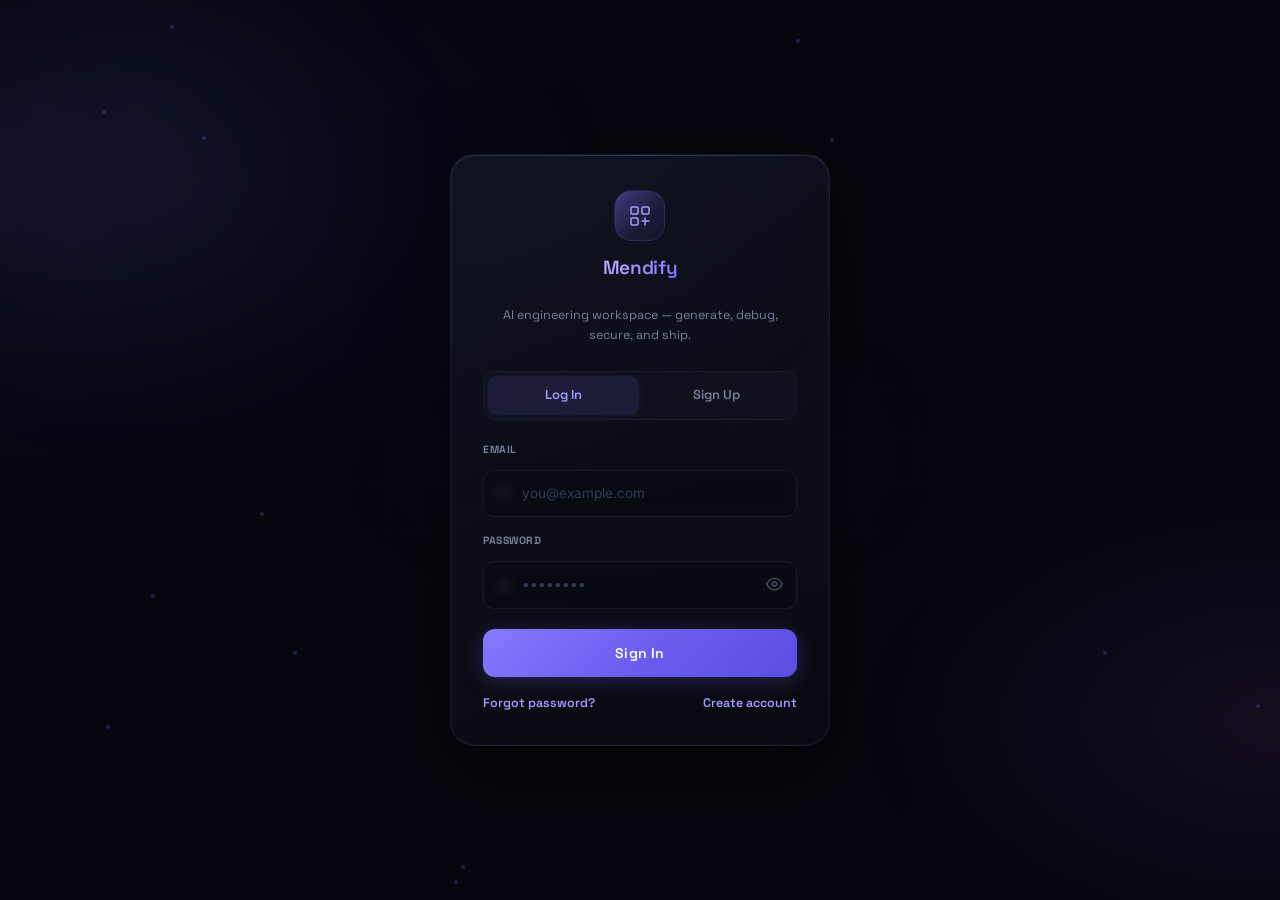
<file: frontend/index.html>
<!DOCTYPE html>
<html lang="en">
<head>
  <meta charset="UTF-8" />
  <meta name="viewport" content="width=device-width, initial-scale=1.0" />
  <title>Mendify - AI Engineering Workspace</title>

  <!-- Auth gate runs before styles to prevent FOUC -->
  <script src="auth-gate.js"></script>

  <!-- Fonts -->
  <link rel="preconnect" href="https://fonts.googleapis.com" />
  <link rel="preconnect" href="https://fonts.gstatic.com" crossorigin />
  <link href="https://fonts.googleapis.com/css2?family=Space+Grotesk:wght@400;500;600;700&family=Inter:wght@400;500;600&family=JetBrains+Mono:wght@400;500&display=swap" rel="stylesheet" />

  <link rel="stylesheet" href="style.css">
</head>
<body>
  <div class="app-shell">
    <aside class="app-sidebar" aria-label="Primary navigation">

      <!-- BUG FIX: removed duplicate .brand block that was rendering two
           logo+name rows in the sidebar. The second copy also referenced
           a non-existent "logos.png" asset. -->
      <div class="brand">
        <div class="logo-image">
          <i data-lucide="bot" style="width:24px;height:24px"></i>
        </div>
        <div>
          <span class="brand-name">Mendify</span>
          <span class="brand-subtitle">AI engineering workspace</span>
        </div>
      </div>

      <!-- BUG FIX: <nav> was missing its closing ">" making the attribute
           value bleed into the first child button as text content. -->
      <nav class="header-nav">
        <button class="nav-btn active" data-panel="compiler" type="button">
          <i data-lucide="blocks"></i>
          <span>Compiler</span>
        </button>
        <button class="nav-btn" data-panel="debugger" type="button">
          <i data-lucide="bug"></i>
          <span>Debugger</span>
        </button>
        <button class="nav-btn" data-panel="security" type="button">
          <i data-lucide="shield-check"></i>
          <span>Security</span>
        </button>
        <button class="nav-btn" data-panel="chat" type="button">
          <i data-lucide="messages-square"></i>
          <span>AI Chat</span>
        </button>
        <button class="nav-btn" data-panel="settings" type="button">
          <i data-lucide="settings"></i>
          <span>Settings</span>
        </button>
      </nav>

      <div class="sidebar-footer">
        <div class="mini-stat">
          <span>Status</span>
          <strong id="statusIndicator" data-status="unknown">Ready</strong>
        </div>
        <div class="saved-projects">
          <div class="saved-projects-header">
            <span>Saved Projects</span>
            <button class="btn btn-sm btn-ghost" id="refreshProjectsBtn" type="button" title="Refresh">
              <i data-lucide="refresh-cw"></i>
            </button>
          </div>
          <div class="saved-projects-list" id="savedProjectsList">
            <span class="saved-projects-empty">No saved projects</span>
          </div>
        </div>
      </div>
    </aside>

    <div class="app-main">
      <header class="site-header">
        <div>
          <p class="page-kicker">Workspace</p>
          <h1 id="activePageTitle">Project Compiler</h1>
        </div>

        <div class="header-right">
          <button class="quick-nav" data-panel-target="settings" type="button" title="Open settings" aria-label="Open settings">
            <i data-lucide="palette"></i>
          </button>
          <div class="user-badge hidden" id="userBadge">
            <span class="user-avatar" id="userAvatar">ME</span>
            <span class="user-name" id="userName"></span>
            <button class="logout-btn quick-nav" id="logoutBtn" title="Log out" type="button" aria-label="Log out">
              <i data-lucide="log-out"></i>
            </button>
          </div>
        </div>
      </header>

      <main class="main-content">
        <section class="dashboard-band" aria-label="Workspace overview">
          <div>
            <span class="metric-label">Active agent</span>
            <strong>Mendify AI</strong>
          </div>
          <div>
            <span class="metric-label">Workflow</span>
            <strong>Build → Debug → Secure</strong>
          </div>
          <div>
            <span class="metric-label">Output mode</span>
            <strong>Live files</strong>
          </div>
        </section>

        <section class="panel active" id="panel-compiler" aria-labelledby="compilerTitle">
          <div class="page-heading">
            <div>
              <p class="eyebrow">Generate</p>
              <h2 id="compilerTitle">Project Compiler</h2>
            </div>
            <p>Describe the product and Mendify will return a full project structure with editable files.</p>
          </div>

          <div class="split-layout compiler-layout">
            <div class="section-card">
              <div class="section-title">
                <span>Project Brief</span>
                <code>compile.request</code>
              </div>

              <div class="form-grid">
                <div class="form-group full-width">
                  <label for="appIdea">App Idea</label>
                  <textarea
                    id="appIdea"
                    rows="8"
                    placeholder="A customer support dashboard with ticket queues, team roles, analytics, and audit history..."
                  ></textarea>
                </div>

                <div class="form-group">
                  <label for="stackSelect">Frontend Stack</label>
                  <select id="stackSelect">
                    <option value="vanilla">Vanilla JS + HTML5 + CSS3</option>
                    <option value="react">React (JSX)</option>
                  </select>
                </div>

                <div class="form-group">
                  <label for="backendSelect">Backend Stack</label>
                  <select id="backendSelect">
                    <option value="flask">Python (Flask)</option>
                    <option value="express">Node.js (Express)</option>
                    <option value="go">Go (net/http)</option>
                    <option value="php">PHP</option>
                    <option value="none">None (Frontend Only)</option>
                  </select>
                </div>
              </div>

              <button class="btn btn-primary btn-wide" id="compileBtn" type="button">
                <i data-lucide="zap"></i>
                Compile Project
              </button>
            </div>

            <div class="section-card output-card">
              <div class="section-title">
                <span>Generated Files</span>
                <code>artifact.preview</code>
              </div>

              <div class="output-area hidden" id="compilerOutput">
                <div class="output-header">
                  <span class="output-title">Generated Project</span>
                  <div class="output-actions">
                    <button class="btn btn-sm btn-ghost" id="saveProjectBtn" type="button">
                      <i data-lucide="save"></i>
                      Save
                    </button>
                    <button class="btn btn-sm btn-ghost" id="copyCompilerBtn" type="button">
                      <i data-lucide="copy"></i>
                      Copy All
                    </button>
                  </div>
                </div>
                <div class="folder-tree" id="folderTree"></div>
                <div class="file-tabs" id="fileTabs"></div>
                <div class="file-content-area" id="fileContentArea"></div>
              </div>

              <div class="empty-state">
                <i data-lucide="file-code"></i>
                <strong>No project generated yet</strong>
                <span>Compiled files will appear here as tabs with line-numbered previews.</span>
              </div>
            </div>
          </div>
        </section>

        <section class="panel" id="panel-debugger" aria-labelledby="debuggerTitle">
          <div class="page-heading">
            <div>
              <p class="eyebrow">Repair</p>
              <h2 id="debuggerTitle">Auto-Debugger</h2>
            </div>
            <p>Paste a file and get severity-ranked findings plus a fixed version.</p>
          </div>

          <div class="split-layout">
            <div class="section-card">
              <div class="section-title">
                <span>Source</span>
                <code>debug.input</code>
              </div>
              <div class="form-grid">
                <div class="form-group">
                  <label for="debugLang">Language</label>
                  <select id="debugLang">
                    <option value="javascript">JavaScript</option>
                    <option value="python">Python</option>
                    <option value="typescript">TypeScript</option>
                    <option value="go">Go</option>
                    <option value="php">PHP</option>
                    <option value="html">HTML</option>
                    <option value="css">CSS</option>
                  </select>
                </div>
                <div class="form-group full-width">
                  <label for="buggyCode">Code</label>
                  <textarea id="buggyCode" rows="14" placeholder="// Paste code to debug..."></textarea>
                </div>
              </div>
              <button class="btn btn-primary btn-wide" id="debugBtn" type="button">
                <i data-lucide="bug"></i>
                Run Auto-Debugger
              </button>
            </div>

            <div class="section-card output-card">
              <div class="section-title">
                <span>Debug Output</span>
                <code>debug.report</code>
              </div>
              <div class="output-area hidden" id="debugOutput">
                <div class="output-header">
                  <span class="output-title">Findings</span>
                  <div class="severity-legend"></div>
                </div>
                <div class="bug-list" id="bugList"></div>
                <div class="output-header output-subheader">
                  <span class="output-title">Fixed Code</span>
                  <button class="btn btn-sm btn-ghost" id="copyDebugBtn" type="button">
                    <i data-lucide="copy"></i>
                    Copy Fixed Code
                  </button>
                </div>
                <div class="file-content-area" id="fixedCodeArea"></div>
              </div>
              <div class="empty-state">
                <i data-lucide="search-check"></i>
                <strong>No debug run yet</strong>
                <span>Bug findings and the fixed file will appear here.</span>
              </div>
            </div>
          </div>
        </section>

        <section class="panel" id="panel-security" aria-labelledby="securityTitle">
          <div class="page-heading">
            <div>
              <p class="eyebrow">Harden</p>
              <h2 id="securityTitle">Security Audit</h2>
            </div>
            <p>Scan code for security issues and generate a hardened version.</p>
          </div>

          <div class="split-layout">
            <div class="section-card">
              <div class="section-title">
                <span>Audit Source</span>
                <code>security.input</code>
              </div>
              <div class="form-grid">
                <div class="form-group">
                  <label for="auditLang">Language / Framework</label>
                  <select id="auditLang">
                    <option value="javascript">JavaScript / Node.js</option>
                    <option value="python">Python / Flask / Django</option>
                    <option value="php">PHP</option>
                    <option value="go">Go</option>
                    <option value="html">HTML</option>
                  </select>
                </div>
                <div class="form-group full-width">
                  <label for="auditCode">Code</label>
                  <textarea id="auditCode" rows="14" placeholder="// Paste code to audit..."></textarea>
                </div>
              </div>
              <button class="btn btn-primary btn-wide" id="auditBtn" type="button">
                <i data-lucide="shield-check"></i>
                Run Security Audit
              </button>
            </div>

            <div class="section-card output-card">
              <div class="section-title">
                <span>Audit Output</span>
                <code>security.report</code>
              </div>
              <div class="output-area hidden" id="auditOutput">
                <div class="output-header">
                  <span class="output-title">Vulnerability Report</span>
                  <span class="audit-score" id="auditScore"></span>
                </div>
                <div class="vuln-list" id="vulnList"></div>
                <div class="output-header output-subheader">
                  <span class="output-title">Hardened Code</span>
                  <button class="btn btn-sm btn-ghost" id="copyAuditBtn" type="button">
                    <i data-lucide="copy"></i>
                    Copy Hardened Code
                  </button>
                </div>
                <div class="file-content-area" id="hardenedCodeArea"></div>
              </div>
              <div class="empty-state">
                <i data-lucide="lock-keyhole"></i>
                <strong>No audit yet</strong>
                <span>Vulnerability findings and hardened code will appear here.</span>
              </div>
            </div>
          </div>
        </section>

        <section class="panel" id="panel-chat" aria-labelledby="chatTitle">
          <div class="page-heading">
            <div>
              <p class="eyebrow">Collaborate</p>
              <h2 id="chatTitle">AI Chat</h2>
            </div>
            <p>Ask questions, inspect generated files, and apply proposed edits.</p>
          </div>

          <div class="chat-workspace">
            <aside class="chat-history-panel" aria-label="Chat history">
              <div class="history-header">
                <span>Conversations</span>
                <button class="btn btn-sm btn-ghost" id="newChatBtn" type="button">
                  <i data-lucide="plus"></i>
                  New
                </button>
              </div>
              <div class="history-list" id="chatHistoryList"></div>
              <button class="history-clear-btn" id="clearHistoryBtn" type="button">Clear history</button>
            </aside>

            <div class="chat-container">
              <div class="chat-messages" id="chatMessages"></div>
              <div class="chat-input-area">
                <textarea id="chatInput" rows="2" placeholder="Ask Mendify about your generated workspace..." class="chat-input"></textarea>
                <button class="btn btn-primary chat-send-btn" id="chatSendBtn" type="button">
                  <i data-lucide="send"></i>
                  Send
                </button>
              </div>
            </div>
          </div>

          <div class="output-area hidden" id="chatEditPreview">
            <div class="output-header">
              <span class="output-title">Proposed Edits</span>
              <button class="btn btn-sm btn-primary" id="applyEditBtn" type="button">
                <i data-lucide="check"></i>
                Apply Changes
              </button>
            </div>
            <div class="chat-edit-content" id="chatEditContent"></div>
          </div>
        </section>

        <section class="panel" id="panel-settings" aria-labelledby="settingsTitle">
          <div class="page-heading">
            <div>
              <p class="eyebrow">Personalize</p>
              <h2 id="settingsTitle">Settings</h2>
            </div>
            <p>Manage your profile, theme, and workspace preferences.</p>
          </div>

          <div class="settings-layout">
            <section class="section-card">
              <div class="section-title">
                <span>Profile</span>
                <code>auth.me</code>
              </div>
              <div class="profile-card">
                <div class="profile-avatar-large" id="settingsProfileInitials">ME</div>
                <h3 id="settingsProfileName">Mendify user</h3>
                <p id="settingsProfileEmail" class="profile-email-display">No email loaded</p>
                <div class="form-grid">
                  <div class="form-group">
                    <label for="settingsUsername">Username</label>
                    <input id="settingsUsername" type="text" autocomplete="username" minlength="3" maxlength="80" />
                  </div>
                  <div class="form-group">
                    <label for="settingsEmail">Email</label>
                    <input id="settingsEmail" type="email" autocomplete="email" />
                  </div>
                </div>
                <div class="profile-meta-bar">
                  <span>Member since</span>
                  <strong id="settingsProfileJoined">--</strong>
                </div>
                <button class="btn btn-primary btn-wide" id="saveSettingsProfileBtn" type="button">
                  <i data-lucide="save"></i>
                  Save Profile
                </button>
              </div>
            </section>

            <div class="settings-stack">
              <section class="section-card">
                <div class="section-title">
                  <span>Theme</span>
                  <code>appearance.theme</code>
                </div>
                <div class="theme-options" role="radiogroup" aria-label="Theme">
                  <button class="theme-option" data-theme-option="light" type="button">
                    <span class="theme-swatch swatch-light"></span>
                    <span>Light</span>
                  </button>
                  <button class="theme-option" data-theme-option="dark" type="button">
                    <span class="theme-swatch swatch-dark"></span>
                    <span>Dark</span>
                  </button>
                  <button class="theme-option" data-theme-option="aurora" type="button">
                    <span class="theme-swatch swatch-aurora"></span>
                    <span>Aurora</span>
                  </button>
                </div>
              </section>

              <section class="section-card">
                <div class="section-title">
                  <span>Interface Density</span>
                  <code>appearance.density</code>
                </div>
                <div class="segmented-control" role="group" aria-label="Interface density">
                  <button class="density-option" data-density-option="comfortable" type="button">Comfortable</button>
                  <button class="density-option" data-density-option="compact" type="button">Compact</button>
                </div>
              </section>

              <section class="section-card">
                <div class="section-title">
                  <span>AI Model Config</span>
                  <code>ai.config</code>
                </div>
                <div class="ai-config-body" id="aiConfigBody">
                  <p class="ai-config-loading">Loading AI config...</p>
                </div>
              </section>

              <section class="section-card">
                <div class="section-title">
                  <span>Keyboard Shortcuts</span>
                  <code>shortcuts</code>
                </div>
                <div class="shortcuts-grid">
                  <div><kbd>Ctrl+1</kbd> <span>Compiler</span></div>
                  <div><kbd>Ctrl+2</kbd> <span>Debugger</span></div>
                  <div><kbd>Ctrl+3</kbd> <span>Security Audit</span></div>
                  <div><kbd>Ctrl+4</kbd> <span>AI Chat</span></div>
                  <div><kbd>Ctrl+5</kbd> <span>Settings</span></div>
                  <div><kbd>Enter</kbd> <span>Send message</span></div>
                  <div><kbd>?</kbd> <span>Show shortcuts</span></div>
                </div>
              </section>
            </div>
          </div>
        </section>
      </main>
    </div>
  </div>

  <div class="toast hidden" id="toast"></div>
  <script src="script.js"></script>
</body>
</html>
</file>
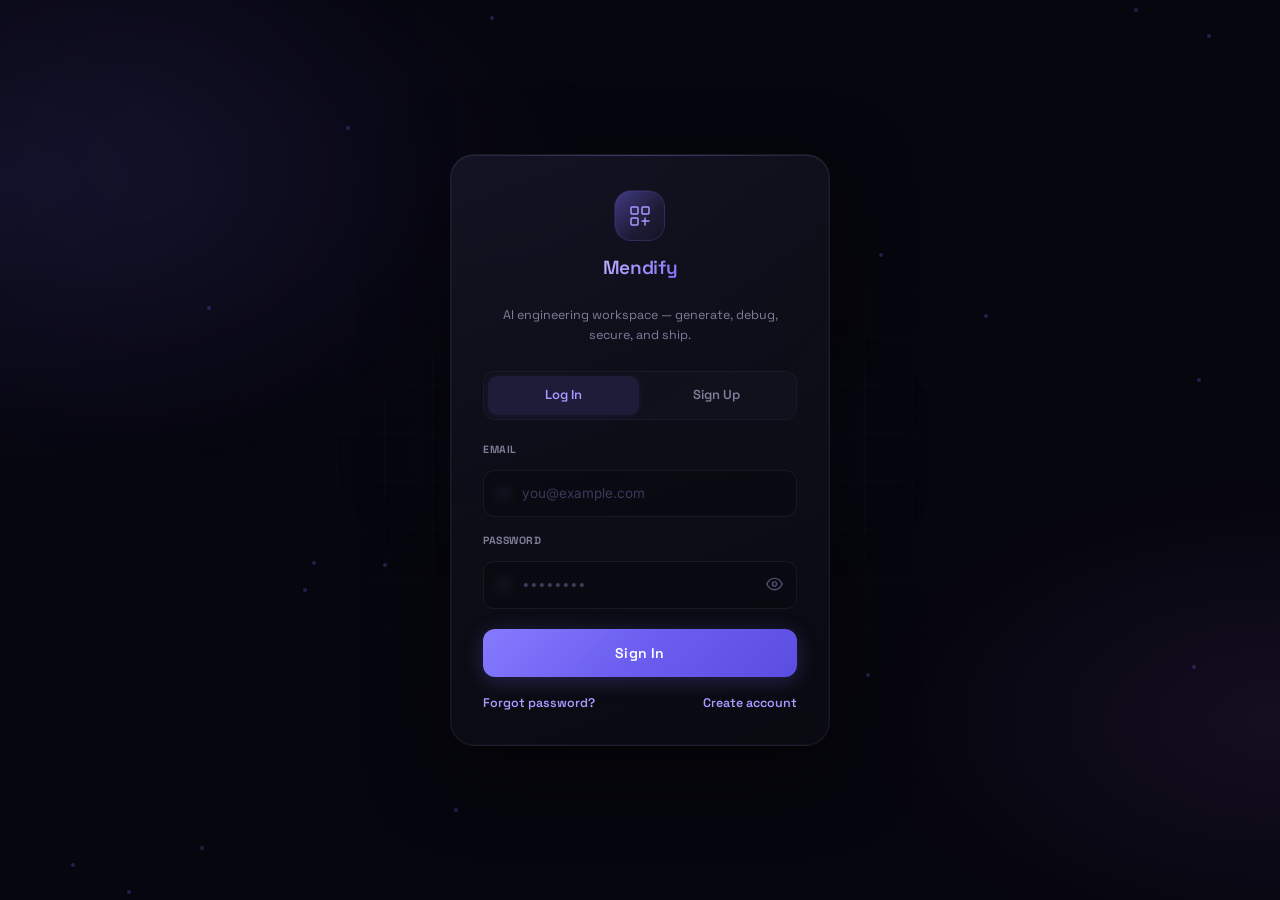
<file: frontend/login.html>
<!DOCTYPE html>
<html lang="en">
<head>
  <meta charset="UTF-8" />
  <meta name="viewport" content="width=device-width, initial-scale=1.0" />
  <title>Mendify – Login / Sign Up</title>
  <link rel="preconnect" href="https://fonts.googleapis.com" />
  <link rel="preconnect" href="https://fonts.gstatic.com" crossorigin />
  <link href="https://fonts.googleapis.com/css2?family=Space+Grotesk:wght@400;500;600;700&family=Inter:wght@400;500;600&family=JetBrains+Mono:wght@400;500&display=swap" rel="stylesheet" />
  <link rel="stylesheet" href="style.css" />
  <style>
    /* ── Login page — Modern UI ── */
    :root {
      --auth-glow-1: rgba(124,111,255,.15);
      --auth-glow-2: rgba(196,116,255,.10);
      --auth-border: rgba(255,255,255,.06);
      --auth-text: #e2e2f0;
      --auth-muted: #7e7e9a;
      --auth-faint: #505076;
      --auth-primary: #7c6fff;
      --auth-primary-strong: #a699ff;
      --auth-surface: rgba(15,16,25,.85);
      --auth-surface-2: rgba(20,21,34,.6);
    }

    body {
      min-height: 100vh;
      display: flex;
      align-items: center;
      justify-content: center;
      background: #06060e;
      position: relative;
      overflow: hidden;
    }

    /* Ambient gradient mesh */
    body::before {
      content: '';
      position: fixed;
      inset: 0;
      background:
        radial-gradient(ellipse 80% 60% at 0% 20%, rgba(124,111,255,.10), transparent 60%),
        radial-gradient(ellipse 60% 50% at 100% 80%, rgba(196,116,255,.08), transparent 55%),
        radial-gradient(ellipse 50% 40% at 50% 50%, rgba(124,111,255,.04), transparent 50%);
      pointer-events: none;
      z-index: 0;
      animation: authMesh 18s ease-in-out infinite alternate;
    }

    @keyframes authMesh {
      0%   { transform: scale(1) rotate(0deg); }
      100% { transform: scale(1.1) rotate(3deg); }
    }

    body::after {
      content: '';
      position: fixed;
      width: 500px; height: 500px;
      border-radius: 50%;
      background: radial-gradient(circle, rgba(124,111,255,.08), transparent 60%);
      top: -10%; left: -8%;
      filter: blur(100px);
      pointer-events: none;
      z-index: 0;
      animation: authFloat 14s ease-in-out infinite alternate;
    }

    @keyframes authFloat {
      0%   { transform: translate(0, 0) scale(1); }
      100% { transform: translate(50px, 30px) scale(1.15); }
    }

    /* Floating particles */
    .auth-particles {
      position: fixed;
      inset: 0;
      z-index: 0;
      pointer-events: none;
      overflow: hidden;
    }

    .auth-particle {
      position: absolute;
      width: 4px;
      height: 4px;
      background: rgba(124,111,255,.25);
      border-radius: 50%;
      animation: particleFloat var(--dur, 8s) ease-in-out infinite alternate;
      animation-delay: var(--delay, 0s);
    }

    @keyframes particleFloat {
      0%   { transform: translateY(0) translateX(0) scale(1); opacity: .3; }
      100% { transform: translateY(-120px) translateX(40px) scale(1.5); opacity: .8; }
    }

    /* Grid pattern overlay */
    .auth-grid {
      position: fixed;
      inset: 0;
      z-index: 0;
      background-image:
        linear-gradient(rgba(255,255,255,.015) 1px, transparent 1px),
        linear-gradient(90deg, rgba(255,255,255,.015) 1px, transparent 1px);
      background-size: 48px 48px;
      pointer-events: none;
      -webkit-mask-image: radial-gradient(ellipse 60% 50% at center, black 30%, transparent 70%);
      mask-image: radial-gradient(ellipse 60% 50% at center, black 30%, transparent 70%);
    }

    .auth-container {
      width: 100%;
      max-width: 420px;
      padding: 20px;
      position: relative;
      z-index: 1;
      animation: authFadeUp .5s cubic-bezier(.16,1,.3,1) both;
    }

    @keyframes authFadeUp {
      from { opacity: 0; transform: translateY(16px); }
      to   { opacity: 1; transform: translateY(0); }
    }

    .auth-box {
      background: linear-gradient(
        160deg,
        rgba(18,19,30,.92),
        rgba(10,10,18,.95)
      );
      border: 1px solid rgba(255,255,255,.06);
      border-radius: 24px;
      padding: 36px 32px 32px;
      box-shadow:
        0 24px 80px rgba(0,0,0,.55),
        0 0 0 1px rgba(124,111,255,.06) inset,
        0 1px 0 rgba(255,255,255,.05) inset;
      backdrop-filter: blur(24px);
      -webkit-backdrop-filter: blur(24px);
      position: relative;
      overflow: hidden;
      transition: box-shadow 300ms ease;
    }

    .auth-box:hover {
      box-shadow:
        0 24px 80px rgba(0,0,0,.55),
        0 0 0 1px rgba(124,111,255,.1) inset,
        0 1px 0 rgba(255,255,255,.05) inset,
        0 0 60px rgba(124,111,255,.06);
    }

    /* Animated border glow */
    .auth-box::before {
      content: '';
      position: absolute;
      top: 0; left: 0; right: 0;
      height: 1px;
      background: linear-gradient(90deg, transparent, rgba(124,111,255,.3), transparent);
      animation: borderPulse 3s ease-in-out infinite;
    }

    @keyframes borderPulse {
      0%, 100% { opacity: .6; }
      50%      { opacity: 1; }
    }

    /* Shimmer overlay */
    .auth-box::after {
      content: '';
      position: absolute;
      top: -50%;
      left: -50%;
      width: 200%;
      height: 200%;
      background: radial-gradient(circle at 30% 20%, rgba(124,111,255,.03), transparent 40%);
      pointer-events: none;
      animation: shimmerDrift 10s ease-in-out infinite alternate;
    }

    @keyframes shimmerDrift {
      0%   { transform: translate(-5%, -5%); }
      100% { transform: translate(5%, 5%); }
    }

    .auth-logo {
      display: flex;
      flex-direction: column;
      align-items: center;
      gap: 12px;
      margin-bottom: 22px;
      position: relative;
      z-index: 1;
    }

    .auth-logo-icon {
      width: 50px;
      height: 50px;
      border-radius: 16px;
      background: linear-gradient(135deg, rgba(124,111,255,.2), rgba(124,111,255,.05));
      border: 1px solid rgba(124,111,255,.15);
      display: flex;
      align-items: center;
      justify-content: center;
      position: relative;
      transition: transform 200ms ease, box-shadow 200ms ease;
    }

    .auth-logo-icon:hover {
      transform: scale(1.05);
      box-shadow: 0 0 30px rgba(124,111,255,.15);
    }

    .auth-logo-icon::after {
      content: '';
      position: absolute;
      inset: -2px;
      border-radius: 18px;
      background: linear-gradient(135deg, rgba(124,111,255,.3), transparent 60%);
      z-index: -1;
    }

    .auth-logo-icon svg {
      width: 24px;
      height: 24px;
      color: #a699ff;
    }

    .auth-logo-name {
      font-family: 'Space Grotesk', sans-serif;
      font-size: 19px;
      font-weight: 600;
      color: var(--auth-text);
      letter-spacing: -.3px;
      background: linear-gradient(135deg, #c4b4ff, #7c6fff);
      -webkit-background-clip: text;
      -webkit-text-fill-color: transparent;
      background-clip: text;
    }

    .auth-tagline {
      text-align: center;
      margin-bottom: 26px;
      position: relative;
      z-index: 1;
    }

    .auth-tagline p {
      margin: 0;
      font-size: 12.5px;
      color: var(--auth-muted);
      line-height: 1.6;
    }

    .auth-tabs {
      display: flex;
      gap: 2px;
      margin-bottom: 22px;
      background: rgba(20,21,34,.5);
      border: 1px solid rgba(255,255,255,.04);
      border-radius: 12px;
      padding: 4px;
      position: relative;
      z-index: 1;
    }

    .auth-tab {
      flex: 1;
      padding: 9px;
      text-align: center;
      border: none;
      background: transparent;
      color: var(--auth-muted);
      font-size: 13px;
      font-weight: 600;
      font-family: 'Space Grotesk', sans-serif;
      border-radius: 9px;
      cursor: pointer;
      transition: all 200ms cubic-bezier(.16,1,.3,1);
      position: relative;
    }

    .auth-tab.active {
      background: rgba(124,111,255,.12);
      color: var(--auth-primary-strong);
      box-shadow: 0 2px 8px rgba(124,111,255,.08);
    }

    .auth-tab:hover:not(.active) { color: var(--auth-text); }

    .auth-form { display: none; }
    .auth-form.active {
      display: block;
      animation: authSlideIn .25s cubic-bezier(.16,1,.3,1) both;
    }

    @keyframes authSlideIn {
      from { opacity: 0; transform: translateY(6px); }
      to   { opacity: 1; transform: translateY(0); }
    }

    .auth-form .form-group {
      margin-bottom: 16px;
      position: relative;
    }

    .auth-form label {
      display: block;
      font-size: 10.5px;
      font-weight: 700;
      color: var(--auth-muted);
      letter-spacing: .5px;
      text-transform: uppercase;
      margin-bottom: 6px;
      font-family: 'Space Grotesk', sans-serif;
    }

    .input-wrap {
      position: relative;
      display: flex;
      align-items: center;
    }

    .input-wrap .input-icon {
      position: absolute;
      left: 13px;
      width: 15px;
      height: 15px;
      color: var(--auth-faint);
      pointer-events: none;
      flex: 0 0 auto;
      transition: color 180ms ease;
    }

    .input-wrap:focus-within .input-icon {
      color: var(--auth-primary);
    }

    .auth-form input {
      width: 100%;
      font-family: 'Inter', system-ui, sans-serif;
      font-size: 13.5px;
      background: rgba(9,9,15,.6);
      color: var(--auth-text);
      border: 1px solid rgba(255,255,255,.06);
      border-radius: 11px;
      padding: 12px 14px 12px 38px;
      outline: none;
      transition: all 200ms ease;
      box-sizing: border-box;
      backdrop-filter: blur(4px);
    }

    .password-toggle .auth-form input {
      padding-right: 42px;
    }

    .auth-form input:focus {
      border-color: rgba(124,111,255,.5);
      box-shadow:
        0 0 0 3px rgba(124,111,255,.1),
        0 0 20px rgba(124,111,255,.06);
    }

    .auth-form input::placeholder { color: #3a3a5a; }

    .password-toggle { position: relative; }

    .toggle-eye {
      position: absolute;
      right: 10px;
      top: 50%;
      transform: translateY(-50%);
      background: none;
      border: none;
      color: var(--auth-faint);
      cursor: pointer;
      font-size: 14px;
      padding: 4px;
      line-height: 1;
      border-radius: 6px;
      transition: all 130ms ease;
    }

    .toggle-eye:hover {
      color: var(--auth-text);
      background: rgba(255,255,255,.04);
    }

    .auth-btn {
      width: 100%;
      padding: 13px;
      margin-top: 4px;
      font-size: 14px;
      font-family: 'Space Grotesk', sans-serif;
      font-weight: 600;
      background: linear-gradient(135deg, #7c6fff, #5b4de0);
      border: none;
      border-radius: 12px;
      color: #fff;
      cursor: pointer;
      box-shadow: 0 4px 20px rgba(124,111,255,.25);
      transition: all 200ms ease;
      position: relative;
      overflow: hidden;
      letter-spacing: .2px;
    }

    .auth-btn::before {
      content: '';
      position: absolute;
      inset: 0;
      background: linear-gradient(135deg, rgba(255,255,255,.08), transparent 50%);
      pointer-events: none;
    }

    .auth-btn::after {
      content: '';
      position: absolute;
      top: -50%;
      left: -50%;
      width: 200%;
      height: 200%;
      background: radial-gradient(circle, rgba(255,255,255,.08), transparent 50%);
      opacity: 0;
      pointer-events: none;
      transition: opacity 400ms ease;
    }

    .auth-btn:hover:not(:disabled)::after { opacity: 1; }

    .auth-btn:hover:not(:disabled) {
      background: linear-gradient(135deg, #9080ff, #7c6fff);
      box-shadow: 0 6px 28px rgba(124,111,255,.35);
      transform: translateY(-1px);
    }

    .auth-btn:active:not(:disabled) { transform: translateY(1px); }

    .auth-btn:disabled {
      opacity: .5;
      cursor: not-allowed;
    }

    .auth-error {
      background: rgba(255,77,109,.08);
      border: 1px solid rgba(255,77,109,.2);
      color: #ff6b81;
      padding: 10px 14px;
      border-radius: 11px;
      font-size: 12.5px;
      margin-bottom: 14px;
      display: none;
      line-height: 1.5;
      position: relative;
      z-index: 1;
      animation: authSlideIn .2s ease both;
    }

    .auth-success {
      background: rgba(61,218,132,.08);
      border: 1px solid rgba(61,218,132,.2);
      color: #5be89a;
      padding: 10px 14px;
      border-radius: 11px;
      font-size: 12.5px;
      margin-bottom: 14px;
      display: none;
      line-height: 1.5;
      position: relative;
      z-index: 1;
      animation: authSlideIn .2s ease both;
    }

    .auth-redirect {
      text-align: center;
      margin-top: 16px;
      font-size: 12.5px;
      color: var(--auth-muted);
      position: relative;
      z-index: 1;
    }

    .auth-redirect a {
      color: var(--auth-primary-strong);
      text-decoration: none;
      font-weight: 600;
      cursor: pointer;
      transition: all 130ms ease;
    }

    .auth-redirect a:hover {
      color: var(--auth-primary);
      text-decoration: underline;
    }

    .auth-spinner {
      display: inline-block;
      width: 14px;
      height: 14px;
      border: 2px solid rgba(255,255,255,.25);
      border-top-color: #fff;
      border-radius: 50%;
      animation: authSpin .7s linear infinite;
      vertical-align: middle;
      margin-right: 6px;
    }

    @keyframes authSpin { to { transform: rotate(360deg); } }

    @media (max-width: 480px) {
      .auth-box { padding: 26px 18px 22px; border-radius: 18px; }
      .auth-logo-icon { width: 42px; height: 42px; }
      .auth-logo-icon svg { width: 20px; height: 20px; }
      .auth-form input { padding: 11px 12px 11px 34px; font-size: 14px; }
      .input-wrap .input-icon { left: 11px; width: 13px; height: 13px; }
      .auth-btn { padding: 12px; font-size: 13px; }
    }
  </style>
</head>
<body>

  <div class="auth-grid"></div>

  <div class="auth-particles" id="authParticles"></div>

  <div class="auth-container">
    <div class="auth-box">

      <!-- Logo -->
      <div class="auth-logo">
        <div class="auth-logo-icon">
          <svg viewBox="0 0 24 24" fill="none" stroke="currentColor" stroke-width="1.5" stroke-linecap="round" stroke-linejoin="round">
            <rect x="3" y="3" width="7" height="7" rx="1"></rect>
            <rect x="14" y="3" width="7" height="7" rx="1"></rect>
            <rect x="3" y="14" width="7" height="7" rx="1"></rect>
            <path d="M14 17h7"></path>
            <path d="M17 14v7"></path>
          </svg>
        </div>
        <span class="auth-logo-name">Mendify</span>
      </div>

      <!-- Tagline -->
      <div class="auth-tagline">
        <p>AI engineering workspace — generate, debug, secure, and ship.</p>
      </div>

      <!-- Tab switcher -->
      <div class="auth-tabs">
        <button class="auth-tab active" data-form="login">Log In</button>
        <button class="auth-tab" data-form="register">Sign Up</button>
      </div>

      <!-- Messages -->
      <div class="auth-error" id="authError"></div>
      <div class="auth-success" id="authSuccess"></div>

      <!-- Login Form -->
      <form class="auth-form active" id="loginForm" autocomplete="on">
        <div class="form-group">
          <label for="loginEmail">Email</label>
          <div class="input-wrap">
            <svg class="input-icon" viewBox="0 0 24 24" fill="none" stroke="currentColor" stroke-width="2" stroke-linecap="round" stroke-linejoin="round">
              <rect x="2" y="4" width="20" height="16" rx="2"></rect>
              <path d="M22 4L12 13 2 4"></path>
            </svg>
            <input type="email" id="loginEmail" placeholder="you@example.com" required autocomplete="email" />
          </div>
        </div>
        <div class="form-group">
          <label for="loginPassword">Password</label>
          <div class="password-toggle">
            <div class="input-wrap">
              <svg class="input-icon" viewBox="0 0 24 24" fill="none" stroke="currentColor" stroke-width="2" stroke-linecap="round" stroke-linejoin="round">
                <rect x="3" y="11" width="18" height="11" rx="2" ry="2"></rect>
                <path d="M7 11V7a5 5 0 0110 0v4"></path>
              </svg>
              <input type="password" id="loginPassword" placeholder="&#8226;&#8226;&#8226;&#8226;&#8226;&#8226;&#8226;&#8226;" required autocomplete="current-password" />
            </div>
            <button type="button" class="toggle-eye" onclick="togglePassword('loginPassword', this)">
              <svg width="17" height="17" viewBox="0 0 24 24" fill="none" stroke="currentColor" stroke-width="2" stroke-linecap="round" stroke-linejoin="round"><path d="M1 12s4-8 11-8 11 8 11 8-4 8-11 8-11-8-11-8z"></path><circle cx="12" cy="12" r="3"></circle></svg>
            </button>
          </div>
        </div>
        <button type="submit" class="auth-btn" id="loginBtn">Sign In</button>
        <div class="auth-redirect" style="display:flex;justify-content:space-between;">
          <a onclick="showForgotPassword()">Forgot password?</a>
          <a onclick="switchAuthTab('register')">Create account</a>
        </div>
      </form>

      <!-- Forgot Password Form -->
      <form class="auth-form" id="forgotForm">
        <div class="form-group">
          <label for="forgotEmail">Email address</label>
          <div class="input-wrap">
            <svg class="input-icon" viewBox="0 0 24 24" fill="none" stroke="currentColor" stroke-width="2" stroke-linecap="round" stroke-linejoin="round">
              <rect x="2" y="4" width="20" height="16" rx="2"></rect>
              <path d="M22 4L12 13 2 4"></path>
            </svg>
            <input type="email" id="forgotEmail" placeholder="you@example.com" required autocomplete="email" />
          </div>
        </div>
        <p style="margin:-10px 0 16px;font-size:12.5px;color:var(--auth-muted);line-height:1.5;">
          Enter your email and we'll send a reset token. In development mode the token appears in the API response.
        </p>
        <button type="submit" class="auth-btn" id="forgotBtn">Send Reset Link</button>
        <div class="auth-redirect">
          <a onclick="switchAuthTab('login')">Back to sign in</a>
        </div>
      </form>

      <!-- Reset Password Form -->
      <form class="auth-form" id="resetForm">
        <div class="form-group">
          <label for="resetToken">Reset token</label>
          <div class="input-wrap">
            <svg class="input-icon" viewBox="0 0 24 24" fill="none" stroke="currentColor" stroke-width="2" stroke-linecap="round" stroke-linejoin="round">
              <rect x="3" y="11" width="18" height="11" rx="2" ry="2"></rect>
              <path d="M7 11V7a5 5 0 0110 0v4"></path>
            </svg>
            <input type="text" id="resetToken" placeholder="Paste the reset token from the API response" required />
          </div>
        </div>
        <div class="form-group">
          <label for="resetPassword">New password</label>
          <div class="password-toggle">
            <div class="input-wrap">
              <svg class="input-icon" viewBox="0 0 24 24" fill="none" stroke="currentColor" stroke-width="2" stroke-linecap="round" stroke-linejoin="round">
                <rect x="3" y="11" width="18" height="11" rx="2" ry="2"></rect>
                <path d="M7 11V7a5 5 0 0110 0v4"></path>
              </svg>
              <input type="password" id="resetNewPassword" placeholder="Min. 8 characters" required minlength="8" autocomplete="new-password" />
            </div>
            <button type="button" class="toggle-eye" onclick="togglePassword('resetNewPassword', this)">
              <svg width="17" height="17" viewBox="0 0 24 24" fill="none" stroke="currentColor" stroke-width="2" stroke-linecap="round" stroke-linejoin="round"><path d="M1 12s4-8 11-8 11 8 11 8-4 8-11 8-11-8-11-8z"></path><circle cx="12" cy="12" r="3"></circle></svg>
            </button>
          </div>
        </div>
        <button type="submit" class="auth-btn" id="resetBtn">Reset Password</button>
        <div class="auth-redirect">
          <a onclick="switchAuthTab('login')">Back to sign in</a>
        </div>
      </form>

      <!-- Register Form -->
      <form class="auth-form" id="registerForm" autocomplete="on">
        <div class="form-group">
          <label for="regUsername">Username</label>
          <div class="input-wrap">
            <svg class="input-icon" viewBox="0 0 24 24" fill="none" stroke="currentColor" stroke-width="2" stroke-linecap="round" stroke-linejoin="round">
              <path d="M20 21v-2a4 4 0 00-4-4H8a4 4 0 00-4 4v2"></path>
              <circle cx="12" cy="7" r="4"></circle>
            </svg>
            <input type="text" id="regUsername" placeholder="johndoe" required minlength="3" autocomplete="username" />
          </div>
        </div>
        <div class="form-group">
          <label for="regEmail">Email</label>
          <div class="input-wrap">
            <svg class="input-icon" viewBox="0 0 24 24" fill="none" stroke="currentColor" stroke-width="2" stroke-linecap="round" stroke-linejoin="round">
              <rect x="2" y="4" width="20" height="16" rx="2"></rect>
              <path d="M22 4L12 13 2 4"></path>
            </svg>
            <input type="email" id="regEmail" placeholder="you@example.com" required autocomplete="email" />
          </div>
        </div>
        <div class="form-group">
          <label for="regPassword">Password</label>
          <div class="password-toggle">
            <div class="input-wrap">
              <svg class="input-icon" viewBox="0 0 24 24" fill="none" stroke="currentColor" stroke-width="2" stroke-linecap="round" stroke-linejoin="round">
                <rect x="3" y="11" width="18" height="11" rx="2" ry="2"></rect>
                <path d="M7 11V7a5 5 0 0110 0v4"></path>
              </svg>
              <input type="password" id="regPassword" placeholder="Min. 8 characters" required minlength="8" autocomplete="new-password" />
            </div>
            <button type="button" class="toggle-eye" onclick="togglePassword('regPassword', this)">
              <svg width="17" height="17" viewBox="0 0 24 24" fill="none" stroke="currentColor" stroke-width="2" stroke-linecap="round" stroke-linejoin="round"><path d="M1 12s4-8 11-8 11 8 11 8-4 8-11 8-11-8-11-8z"></path><circle cx="12" cy="12" r="3"></circle></svg>
            </button>
          </div>
        </div>
        <div class="form-group">
          <label for="regConfirm">Confirm Password</label>
          <div class="password-toggle">
            <div class="input-wrap">
              <svg class="input-icon" viewBox="0 0 24 24" fill="none" stroke="currentColor" stroke-width="2" stroke-linecap="round" stroke-linejoin="round">
                <rect x="3" y="11" width="18" height="11" rx="2" ry="2"></rect>
                <path d="M7 11V7a5 5 0 0110 0v4"></path>
              </svg>
              <input type="password" id="regConfirm" placeholder="Repeat password" required minlength="8" autocomplete="new-password" />
            </div>
            <button type="button" class="toggle-eye" onclick="togglePassword('regConfirm', this)">
              <svg width="17" height="17" viewBox="0 0 24 24" fill="none" stroke="currentColor" stroke-width="2" stroke-linecap="round" stroke-linejoin="round"><path d="M1 12s4-8 11-8 11 8 11 8-4 8-11 8-11-8-11-8z"></path><circle cx="12" cy="12" r="3"></circle></svg>
            </button>
          </div>
        </div>
        <button type="submit" class="auth-btn" id="registerBtn">Create Account</button>
        <div class="auth-redirect">
          Already a member? <a onclick="switchAuthTab('login')">Sign in</a>
        </div>
      </form>
    </div>
  </div>

  <script>
    'use strict';

    // ── Floating particles ──
    (function createParticles() {
      const container = document.getElementById('authParticles');
      if (!container) return;
      for (let i = 0; i < 20; i++) {
        const p = document.createElement('div');
        p.className = 'auth-particle';
        p.style.left = Math.random() * 100 + '%';
        p.style.top = Math.random() * 100 + '%';
        p.style.setProperty('--dur', (6 + Math.random() * 8) + 's');
        p.style.setProperty('--delay', (Math.random() * 4) + 's');
        container.appendChild(p);
      }
    })();

    const API_BASE = window.MENDIFY_API_URL || 'http://localhost:5000';

    // ── Tab switching ──
    function switchAuthTab(tab) {
      document.querySelectorAll('.auth-tab').forEach(t => t.classList.toggle('active', t.dataset.form === tab));
      document.querySelectorAll('.auth-form').forEach(f => f.classList.toggle('active', f.id === tab + 'Form'));
      hideMessages();
    }

    document.querySelectorAll('.auth-tab').forEach(btn => {
      btn.addEventListener('click', () => switchAuthTab(btn.dataset.form));
    });

    // ── Password visibility toggle ──
    function togglePassword(inputId, btn) {
      const input = document.getElementById(inputId);
      if (!input) return;
      const isPassword = input.type === 'password';
      input.type = isPassword ? 'text' : 'password';
      btn.innerHTML = isPassword
        ? '<svg width="17" height="17" viewBox="0 0 24 24" fill="none" stroke="currentColor" stroke-width="2" stroke-linecap="round" stroke-linejoin="round"><path d="M17.94 17.94A10.07 10.07 0 0112 20c-7 0-11-8-11-8a18.45 18.45 0 015.06-5.94M9.9 4.24A9.12 9.12 0 0112 4c7 0 11 8 11 8a18.5 18.5 0 01-2.16 3.19m-6.72-1.07a3 3 0 11-4.24-4.24"></path><line x1="1" y1="1" x2="23" y2="23"></line></svg>'
        : '<svg width="17" height="17" viewBox="0 0 24 24" fill="none" stroke="currentColor" stroke-width="2" stroke-linecap="round" stroke-linejoin="round"><path d="M1 12s4-8 11-8 11 8 11 8-4 8-11 8-11-8-11-8z"></path><circle cx="12" cy="12" r="3"></circle></svg>';
    }

    // ── BUG FIX: showError('') used to set display:block with empty text,
    //    making the red error container flash visibly before each API call.
    //    Now passing a falsy msg hides the element instead. ──
    function showError(msg) {
      const el = document.getElementById('authError');
      if (!msg) {
        el.style.display = 'none';
        return;
      }
      el.textContent = msg;
      el.style.display = 'block';
      document.getElementById('authSuccess').style.display = 'none';
    }

    function showSuccess(msg) {
      const el = document.getElementById('authSuccess');
      if (!msg) {
        el.style.display = 'none';
        return;
      }
      el.textContent = msg;
      el.style.display = 'block';
      document.getElementById('authError').style.display = 'none';
    }

    function hideMessages() {
      showError('');
      showSuccess('');
    }

    // ── Set loading state ──
    function setBtnLoading(btnId, loading) {
      const btn = document.getElementById(btnId);
      if (!btn) return;
      if (loading) {
        btn.dataset.label = btn.innerHTML;
        btn.disabled = true;
        btn.innerHTML = '<span class="auth-spinner"></span> Processing...';
      } else {
        btn.disabled = false;
        btn.innerHTML = btn.dataset.label || btn.innerHTML;
      }
    }

    // ── Login handler ──
    document.getElementById('loginForm').addEventListener('submit', async (e) => {
      e.preventDefault();
      const email    = document.getElementById('loginEmail').value.trim();
      const password = document.getElementById('loginPassword').value;

      if (!email || !password) { showError('Please fill in all fields.'); return; }

      setBtnLoading('loginBtn', true);
      showError('');

      try {
        const res  = await fetch(API_BASE + '/api/v1/auth/login', {
          method: 'POST',
          headers: { 'Content-Type': 'application/json' },
          body: JSON.stringify({ email, password })
        });
        const data = await res.json();

        if (!res.ok) {
          showError(data.error || data.message || 'Login failed.');
          setBtnLoading('loginBtn', false);
          return;
        }

        localStorage.setItem('access_token',  data.access_token);
        localStorage.setItem('refresh_token', data.refresh_token);
        localStorage.setItem('user',          JSON.stringify(data.user));

        window.location.assign('index.html');
      } catch {
        showError('Cannot connect to server. Make sure the backend is running.');
        setBtnLoading('loginBtn', false);
      }
    });

    // ── Register handler ──
    document.getElementById('registerForm').addEventListener('submit', async (e) => {
      e.preventDefault();
      const username = document.getElementById('regUsername').value.trim();
      const email    = document.getElementById('regEmail').value.trim();
      const password = document.getElementById('regPassword').value;
      const confirm  = document.getElementById('regConfirm').value;

      if (!username || !email || !password || !confirm) {
        showError('Please fill in all fields.');
        return;
      }
      if (username.length < 3) {
        showError('Username must be at least 3 characters.');
        return;
      }
      if (password.length < 8) {
        showError('Password must be at least 8 characters.');
        return;
      }
      if (password !== confirm) {
        showError('Passwords do not match.');
        return;
      }

      setBtnLoading('registerBtn', true);
      showError('');

      try {
        const res  = await fetch(API_BASE + '/api/v1/auth/register', {
          method: 'POST',
          headers: { 'Content-Type': 'application/json' },
          body: JSON.stringify({ username, email, password })
        });
        const data = await res.json();

        if (!res.ok) {
          // BUG FIX: previous code had an operator-precedence bug:
          //   data.error || data.details ? X : 'Registration failed'
          // was evaluated as:
          //   (data.error || data.details) ? X : 'Registration failed'
          // so when only data.error was set, the ternary always ran X
          // (Object.values({}) = []) and the displayed message was ''.
          // Correct form: prefer data.error, then flatten details, then fallback.
          const msg = data.error
            || (data.details ? Object.values(data.details).flat().join('. ') : null)
            || 'Registration failed.';
          showError(msg);
          setBtnLoading('registerBtn', false);
          return;
        }

        localStorage.setItem('access_token',  data.access_token);
        localStorage.setItem('refresh_token', data.refresh_token);
        localStorage.setItem('user',          JSON.stringify(data.user));

        showSuccess('Account created! Redirecting...');

        setTimeout(() => {
          window.location.href = 'index.html';
        }, 800);
      } catch {
        showError('Cannot connect to server. Make sure the backend is running.');
        setBtnLoading('registerBtn', false);
      }
    });

    // ── Show forgot password form ──
    function showForgotPassword() {
      hideMessages();
      document.querySelectorAll('.auth-tab').forEach(t => t.classList.remove('active'));
      document.querySelectorAll('.auth-form').forEach(f => f.classList.remove('active'));
      document.getElementById('forgotForm').classList.add('active');
    }

    // ── Forgot password handler ──
    document.getElementById('forgotForm').addEventListener('submit', async (e) => {
      e.preventDefault();
      const email = document.getElementById('forgotEmail').value.trim();
      if (!email) { showError('Please enter your email address.'); return; }

      setBtnLoading('forgotBtn', true);
      showError('');

      try {
        const res  = await fetch(API_BASE + '/api/v1/auth/forgot-password', {
          method: 'POST',
          headers: { 'Content-Type': 'application/json' },
          body: JSON.stringify({ email })
        });
        const data = await res.json();

        if (!res.ok) {
          showError(data.error || 'Request failed.');
          setBtnLoading('forgotBtn', false);
          return;
        }

        // Pre-fill the reset form with the returned token (dev mode)
        document.getElementById('resetToken').value = data.reset_token || '';
        document.getElementById('resetNewPassword').value = '';
        document.getElementById('resetNewPassword').focus();

        // Switch to reset form
        document.querySelectorAll('.auth-form').forEach(f => f.classList.remove('active'));
        document.getElementById('resetForm').classList.add('active');

        showSuccess('Reset token generated! ' + (data.note || ''));
      } catch {
        showError('Cannot connect to server. Make sure the backend is running.');
      } finally {
        setBtnLoading('forgotBtn', false);
      }
    });

    // ── Reset password handler ──
    document.getElementById('resetForm').addEventListener('submit', async (e) => {
      e.preventDefault();
      const token = document.getElementById('resetToken').value.trim();
      const password = document.getElementById('resetNewPassword').value;

      if (!token) { showError('Please paste your reset token.'); return; }
      if (password.length < 8) { showError('Password must be at least 8 characters.'); return; }

      setBtnLoading('resetBtn', true);
      showError('');

      try {
        const res  = await fetch(API_BASE + '/api/v1/auth/reset-password', {
          method: 'POST',
          headers: { 'Content-Type': 'application/json' },
          body: JSON.stringify({ token, password })
        });
        const data = await res.json();

        if (!res.ok) {
          showError(data.error || 'Reset failed.');
          setBtnLoading('resetBtn', false);
          return;
        }

        showSuccess(data.message || 'Password reset successful!');
        setBtnLoading('resetBtn', false);

        // Auto-redirect to login after 2s
        setTimeout(() => {
          switchAuthTab('login');
          document.getElementById('loginEmail').value = '';
          document.getElementById('loginPassword').value = '';
          document.getElementById('loginPassword').focus();
          hideMessages();
        }, 2000);
      } catch {
        showError('Cannot connect to server.');
        setBtnLoading('resetBtn', false);
      }
    });

    // ── Check if already logged in ──
    (function initialAuthCheck() {
      const existing = localStorage.getItem('access_token');
      if (!existing) return;

      fetch(API_BASE + '/api/v1/auth/me', {
        headers: { 'Authorization': 'Bearer ' + existing }
      })
      .then(res => {
        if (res.ok) {
          window.location.href = 'index.html';
        } else {
          localStorage.removeItem('access_token');
          localStorage.removeItem('refresh_token');
          localStorage.removeItem('user');
        }
      })
      .catch(() => {
        // If verification cannot run (network / CSP), stay on login.
      });
    })();
  </script>

</body>
</html>
</file>
<file: frontend/style.css>
/* ============================================================
   Mendify – AI Engineering Workspace
   Design: Modern UI · Glass · Gradient Accents
   ============================================================ */

/* ── Tokens ── */
:root {
  color-scheme: dark;

  --bg:        #09090f;
  --bg-soft:   #0d0d18;
  --sidebar:   rgba(6, 6, 16, .95);
  --surface:   rgba(15, 16, 25, .85);
  --surface-2: rgba(20, 21, 34, .7);

  --text:  #e2e2f0;
  --muted: #7e7e9a;
  --faint: #505076;

  --line:        rgba(255, 255, 255, .06);
  --line-strong: rgba(255, 255, 255, .1);

  --primary:        #7c6fff;
  --primary-strong: #a699ff;
  --primary-glow:   rgba(124, 111, 255, .25);
  --accent:  #f5a623;
  --danger:  #ff4d6d;
  --warn:    #ff9f47;
  --success: #3dda84;

  --shadow-sm: 0 2px 8px rgba(0, 0, 0, .3);
  --shadow:    0 8px 32px rgba(0, 0, 0, .4);
  --shadow-lg: 0 24px 64px rgba(0, 0, 0, .48);

  --radius:     10px;
  --radius-sm:  8px;
  --radius-lg:  16px;
  --radius-xl:  24px;

  --header-height: 64px;
  --sidebar-width: 260px;

  --font-sans: 'Space Grotesk', Inter, ui-sans-serif, system-ui, -apple-system, sans-serif;
  --font-mono: 'JetBrains Mono', 'Fira Code', 'SFMono-Regular', Consolas, 'Liberation Mono', monospace;
}

:root[data-theme="dark"] {
  color-scheme: dark;
  --bg:        #09090f;
  --bg-soft:   #0d0d18;
  --sidebar:   rgba(6, 6, 16, .95);
  --surface:   rgba(15, 16, 25, .85);
  --surface-2: rgba(20, 21, 34, .7);
  --text:      #e2e2f0;
  --muted:     #7e7e9a;
  --faint:     #505076;
  --line:        rgba(255, 255, 255, .06);
  --line-strong: rgba(255, 255, 255, .1);
  --primary:        #7c6fff;
  --primary-strong: #a699ff;
  --primary-glow:   rgba(124, 111, 255, .25);
  --shadow-sm: 0 2px 8px rgba(0, 0, 0, .3);
  --shadow:    0 8px 32px rgba(0, 0, 0, .4);
  --shadow-lg: 0 24px 64px rgba(0, 0, 0, .48);
}

:root[data-theme="light"] {
  color-scheme: light;
  --bg:        #f3f3fa;
  --bg-soft:   #eaeaf5;
  --sidebar:   rgba(233, 233, 248, .95);
  --surface:   rgba(255, 255, 255, .9);
  --surface-2: rgba(240, 240, 248, .85);
  --text:      #12122a;
  --muted:     #5c5c88;
  --faint:     #9090c0;
  --line:        rgba(0, 0, 0, .08);
  --line-strong: rgba(0, 0, 0, .12);
  --primary:        #6c5dfc;
  --primary-strong: #4d40d8;
  --primary-glow:   rgba(108, 93, 252, .2);
  --shadow-sm: 0 2px 8px rgba(0, 0, 0, .08);
  --shadow:    0 8px 32px rgba(0, 0, 0, .1);
  --shadow-lg: 0 24px 64px rgba(0, 0, 0, .12);
}

:root[data-theme="aurora"] {
  color-scheme: dark;
  --bg:        #080818;
  --bg-soft:   #0c0c22;
  --sidebar:   rgba(5, 5, 20, .95);
  --surface:   rgba(14, 14, 38, .85);
  --surface-2: rgba(19, 19, 46, .7);
  --text:      #f0f0ff;
  --muted:     #9090c0;
  --faint:     #5c5c9a;
  --line:        rgba(255, 255, 255, .06);
  --line-strong: rgba(255, 255, 255, .12);
  --primary:        #c084fc;
  --primary-strong: #e0aaff;
  --primary-glow:   rgba(192, 132, 252, .25);
  --shadow-sm: 0 2px 8px rgba(0, 0, 0, .4);
  --shadow:    0 8px 32px rgba(0, 0, 0, .5);
  --shadow-lg: 0 24px 64px rgba(0, 0, 0, .56);
}

:root[data-density="compact"] {
  --header-height: 52px;
  --sidebar-width: 220px;
}

/* ── Reset ── */
*, *::before, *::after {
  box-sizing: border-box;
  letter-spacing: 0;
}

html, body { min-height: 100%; }

body {
  margin: 0;
  font-family: var(--font-sans);
  background: var(--bg);
  color: var(--text);
  line-height: 1.6;
  text-rendering: optimizeLegibility;
  -webkit-font-smoothing: antialiased;
  -moz-osx-font-smoothing: grayscale;
}

button, input, select, textarea { font: inherit; }
button { color: inherit; cursor: pointer; }
code, pre { font-family: var(--font-mono); }

.hidden { display: none !important; }

/* Scrollbar */
::-webkit-scrollbar { width: 9px; height: 9px; }
::-webkit-scrollbar-track { background: transparent; }
::-webkit-scrollbar-thumb {
  background: color-mix(in srgb, var(--muted) 38%, transparent);
  border: 2px solid transparent;
  border-radius: 999px;
  background-clip: padding-box;
}

/* ============================================================
   Shell — Modern Glass Layout
   ============================================================ */

.app-shell {
  min-height: 100vh;
  display: grid;
  grid-template-columns: var(--sidebar-width) minmax(0, 1fr);
  background: var(--bg);
  position: relative;
}

/* Ambient gradient glow behind the main content */
.app-shell::after {
  content: '';
  position: fixed;
  top: -20%;
  right: -10%;
  width: 800px;
  height: 800px;
  border-radius: 50%;
  background: radial-gradient(circle, color-mix(in srgb, var(--primary) 10%, transparent), transparent 70%);
  pointer-events: none;
  z-index: 0;
  animation: ambientDrift 20s ease-in-out infinite alternate;
}

@keyframes ambientDrift {
  0%   { transform: translate(0, 0) scale(1); }
  100% { transform: translate(-80px, 60px) scale(1.15); }
}

/* ── Sidebar ── */
.app-sidebar {
  position: sticky;
  top: 0;
  height: 100vh;
  display: grid;
  grid-template-rows: auto minmax(0, 1fr) auto;
  gap: 16px;
  padding: 16px 10px;
  background: var(--sidebar);
  backdrop-filter: blur(20px);
  -webkit-backdrop-filter: blur(20px);
  border-right: 1px solid var(--line);
  z-index: 10;
}

/* Brand */
.brand {
  display: flex;
  align-items: center;
  gap: 10px;
  padding: 4px 6px 12px;
  border-bottom: 1px solid var(--line);
  position: relative;
}

.brand::after {
  content: '';
  position: absolute;
  bottom: -1px;
  left: 20%;
  right: 20%;
  height: 1px;
  background: linear-gradient(90deg, transparent, var(--primary-glow), transparent);
  opacity: .5;
}

.logo-image {
  width: 34px;
  height: 34px;
  border-radius: var(--radius);
  object-fit: contain;
  background: linear-gradient(135deg, color-mix(in srgb, var(--primary) 20%, transparent), transparent);
  border: 1px solid color-mix(in srgb, var(--primary) 15%, transparent);
  flex: 0 0 auto;
  padding: 5px;
}

.brand-name, .brand-subtitle { display: block; }

.brand-name {
  font-size: 17px;
  font-weight: 700;
  line-height: 1.2;
  background: linear-gradient(135deg, var(--text), var(--primary-strong));
  -webkit-background-clip: text;
  -webkit-text-fill-color: transparent;
  background-clip: text;
}

.brand-subtitle {
  color: var(--faint);
  font-size: 10.5px;
  font-weight: 500;
  line-height: 1.2;
  margin-top: 1px;
}

/* Nav */
.header-nav {
  display: grid;
  align-content: start;
  gap: 3px;
}

.nav-btn {
  width: 100%;
  min-height: 40px;
  display: flex;
  align-items: center;
  gap: 10px;
  padding: 0 10px 0 12px;
  border: 1px solid transparent;
  border-radius: var(--radius);
  background: transparent;
  color: var(--muted);
  text-align: left;
  font-size: 13.5px;
  font-weight: 600;
  transition: all 180ms ease;
  position: relative;
  overflow: hidden;
}

.nav-btn::before {
  content: '';
  position: absolute;
  left: 0;
  top: 50%;
  transform: translateY(-50%) scaleY(0);
  width: 3px;
  height: 20px;
  border-radius: 0 3px 3px 0;
  background: var(--primary);
  transition: transform 200ms ease;
}

.nav-btn:hover {
  background: color-mix(in srgb, var(--primary) 6%, transparent);
  color: var(--text);
}

.nav-btn.active {
  background: color-mix(in srgb, var(--primary) 10%, transparent);
  color: var(--primary-strong);
}

.nav-btn.active::before {
  transform: translateY(-50%) scaleY(1);
}

.nav-btn svg {
  width: 17px;
  height: 17px;
  flex: 0 0 auto;
  transition: transform 180ms ease;
}

.nav-btn:hover svg {
  transform: scale(1.1);
}

/* Sidebar footer */
.sidebar-footer {
  border-top: 1px solid var(--line);
  padding-top: 12px;
  display: grid;
  gap: 10px;
}

.mini-stat {
  display: grid;
  align-content: center;
  gap: 2px;
  padding: 10px 12px;
  border: 1px solid var(--line);
  border-radius: var(--radius);
  background: color-mix(in srgb, var(--primary) 4%, transparent);
  position: relative;
  overflow: hidden;
}

.mini-stat::before {
  content: '';
  position: absolute;
  top: 0; left: 0; right: 0;
  height: 1px;
  background: linear-gradient(90deg, transparent, var(--primary-glow), transparent);
}

.mini-stat span {
  color: var(--faint);
  font-size: 10px;
  font-weight: 700;
  text-transform: uppercase;
  letter-spacing: .6px;
}

.mini-stat strong {
  font-size: 13px;
  font-weight: 600;
}

.mini-stat strong[data-status="online"]  { color: var(--success); }
.mini-stat strong[data-status="degraded"] { color: var(--warn); }
.mini-stat strong[data-status="offline"]  { color: var(--danger); }
.mini-stat strong[data-status="unknown"]  { color: var(--muted); }

.saved-projects {
  border: 1px solid var(--line);
  border-radius: var(--radius);
  overflow: hidden;
}

.saved-projects-header {
  display: flex;
  align-items: center;
  justify-content: space-between;
  padding: 7px 10px;
  border-bottom: 1px solid var(--line);
  background: color-mix(in srgb, var(--surface-2) 40%, transparent);
  font-size: 10.5px;
  font-weight: 700;
  text-transform: uppercase;
  letter-spacing: .5px;
  color: var(--muted);
}

.saved-projects-header .btn-sm {
  min-height: 22px;
  padding: 0 5px;
  font-size: 10px;
}

.saved-projects-list {
  max-height: 180px;
  overflow-y: auto;
  display: grid;
  align-content: start;
}

.saved-projects-empty {
  padding: 10px;
  font-size: 11.5px;
  color: var(--faint);
  text-align: center;
}

.saved-project-item {
  display: grid;
  grid-template-columns: minmax(0, 1fr) auto;
  gap: 6px;
  padding: 7px 10px;
  border-bottom: 1px solid var(--line);
  cursor: pointer;
  transition: background 130ms ease;
  text-align: left;
  background: transparent;
  border-left: 0;
  border-right: 0;
  border-top: 0;
  color: var(--text);
  width: 100%;
  font: inherit;
}

.saved-project-item:last-child { border-bottom: none; }
.saved-project-item:hover { background: color-mix(in srgb, var(--primary) 6%, transparent); }

.saved-project-name {
  font-size: 12px;
  font-weight: 600;
  overflow: hidden;
  text-overflow: ellipsis;
  white-space: nowrap;
}

.saved-project-meta {
  font-size: 10px;
  color: var(--faint);
}

.saved-project-actions {
  display: flex;
  gap: 4px;
  align-items: center;
}

.saved-project-actions button {
  min-height: 20px;
  padding: 0 4px;
  border: none;
  background: transparent;
  color: var(--faint);
  cursor: pointer;
  font-size: 10px;
  border-radius: 4px;
  transition: color 130ms ease, background 130ms ease;
}

.saved-project-actions button:hover { color: var(--danger); background: color-mix(in srgb, var(--danger) 10%, transparent); }

.output-actions {
  display: flex;
  gap: 6px;
  align-items: center;
}

/* ── Main Content Area ── */
.app-main {
  min-width: 0;
  min-height: 100vh;
  position: relative;
  z-index: 1;
  background:
    radial-gradient(ellipse 600px 300px at 0% 0%, color-mix(in srgb, var(--primary) 6%, transparent), transparent 60%),
    var(--bg);
}

/* ── Header ── */
.site-header {
  position: sticky;
  top: 0;
  z-index: 20;
  min-height: var(--header-height);
  display: flex;
  align-items: center;
  justify-content: space-between;
  gap: 16px;
  padding: 0 28px;
  border-bottom: 1px solid var(--line);
  background: color-mix(in srgb, var(--bg) 80%, transparent);
  backdrop-filter: blur(24px);
  -webkit-backdrop-filter: blur(24px);
}

.site-header::after {
  content: '';
  position: absolute;
  bottom: -1px;
  left: 0;
  right: 0;
  height: 1px;
  background: linear-gradient(90deg, transparent, var(--primary-glow) 20%, var(--primary-glow) 80%, transparent);
  opacity: .4;
}

.page-kicker,
.eyebrow {
  margin: 0 0 2px;
  color: var(--accent);
  font-size: 10.5px;
  font-weight: 700;
  text-transform: uppercase;
  letter-spacing: .7px;
}

.site-header h1 {
  margin: 0;
  font-size: 20px;
  font-weight: 700;
  line-height: 1.2;
}

.header-right {
  display: flex;
  align-items: center;
  gap: 8px;
}

.quick-nav,
.logout-btn {
  width: 34px;
  height: 34px;
  display: inline-grid;
  place-items: center;
  border: 1px solid var(--line-strong);
  border-radius: var(--radius);
  background: color-mix(in srgb, var(--surface) 60%, transparent);
  color: var(--muted);
  transition: all 180ms ease;
}

.quick-nav:hover, .logout-btn:hover {
  color: var(--text);
  border-color: var(--primary);
  background: color-mix(in srgb, var(--primary) 10%, var(--surface));
  box-shadow: 0 0 20px var(--primary-glow);
}

.quick-nav svg, .logout-btn svg, .btn svg, .theme-option svg {
  width: 15px;
  height: 15px;
}

.user-badge {
  display: flex;
  align-items: center;
  gap: 8px;
  padding: 3px 4px 3px 6px;
  border: 1px solid var(--line-strong);
  border-radius: var(--radius);
  background: color-mix(in srgb, var(--surface) 60%, transparent);
  backdrop-filter: blur(8px);
}

.user-avatar {
  width: 26px;
  height: 26px;
  display: grid;
  place-items: center;
  border-radius: var(--radius-sm);
  background: linear-gradient(135deg, color-mix(in srgb, var(--primary) 20%, transparent), color-mix(in srgb, var(--primary) 8%, transparent));
  color: var(--primary-strong);
  font-size: 10px;
  font-weight: 700;
}

.user-name {
  max-width: 120px;
  overflow: hidden;
  text-overflow: ellipsis;
  white-space: nowrap;
  color: var(--text);
  font-size: 12.5px;
  font-weight: 600;
}

.main-content {
  max-width: 1440px;
  margin: 0 auto;
  padding: 20px 28px 40px;
}

/* ============================================================
   Shared surfaces — Glass Cards & Dashboard
   ============================================================ */

.dashboard-band {
  display: grid;
  grid-template-columns: repeat(3, minmax(0, 1fr));
  gap: 10px;
  margin-bottom: 16px;
}

.dashboard-band > div {
  min-height: 72px;
  display: grid;
  align-content: center;
  gap: 4px;
  padding: 14px 18px;
  position: relative;
  overflow: hidden;
}

.dashboard-band > div::before {
  content: '';
  position: absolute;
  top: 0; left: 0; right: 0;
  height: 2px;
  background: linear-gradient(90deg, transparent, var(--primary-glow), transparent);
  opacity: .6;
}

.metric-label {
  color: var(--muted);
  font-size: 10.5px;
  font-weight: 700;
  text-transform: uppercase;
  letter-spacing: .6px;
}

.dashboard-band strong {
  font-size: 14px;
  font-weight: 600;
}

/* Panels */
.panel { display: none; }

.panel.active {
  display: block;
  animation: panelIn 220ms cubic-bezier(.16,1,.3,1) both;
}

@keyframes panelIn {
  from { opacity: 0; transform: translateY(8px); }
  to   { opacity: 1; transform: translateY(0); }
}

.page-heading {
  display: flex;
  align-items: flex-end;
  justify-content: space-between;
  gap: 16px;
  margin: 4px 0 14px;
}

.page-heading h2 {
  margin: 0;
  font-size: 24px;
  font-weight: 700;
  line-height: 1.15;
}

.page-heading p:not(.eyebrow) {
  max-width: 540px;
  margin: 0;
  color: var(--muted);
  font-size: 13.5px;
  line-height: 1.5;
}

.split-layout {
  display: grid;
  grid-template-columns: minmax(300px, .8fr) minmax(400px, 1.2fr);
  gap: 12px;
  align-items: start;
}

.compiler-layout {
  grid-template-columns: minmax(320px, .76fr) minmax(480px, 1.24fr);
}

/* ── Glass Card ── */
.dashboard-band > div,
.section-card {
  border: 1px solid var(--line);
  border-radius: var(--radius-lg);
  background: var(--surface);
  backdrop-filter: blur(16px);
  -webkit-backdrop-filter: blur(16px);
  box-shadow:
    0 1px 0 rgba(255, 255, 255, .04) inset,
    0 8px 32px rgba(0, 0, 0, .2);
  transition: border-color 200ms ease, box-shadow 200ms ease;
}

.section-card:hover {
  border-color: color-mix(in srgb, var(--primary) 20%, var(--line));
  box-shadow:
    0 1px 0 rgba(255, 255, 255, .04) inset,
    0 8px 40px rgba(0, 0, 0, .25),
    0 0 40px color-mix(in srgb, var(--primary) 4%, transparent);
}

.section-card {
  min-width: 0;
  overflow: hidden;
}

/* Section title bar */
.section-title {
  min-height: 42px;
  display: flex;
  align-items: center;
  justify-content: space-between;
  gap: 10px;
  padding: 0 16px;
  border-bottom: 1px solid var(--line);
  background: linear-gradient(
    180deg,
    color-mix(in srgb, var(--bg-soft) 60%, transparent),
    transparent
  );
}

.section-title span {
  font-size: 13px;
  font-weight: 700;
}

.section-title code {
  font-family: var(--font-mono);
  font-size: 10px;
  font-weight: 500;
  color: color-mix(in srgb, var(--primary) 70%, var(--muted));
  background: color-mix(in srgb, var(--primary) 8%, transparent);
  border: 1px solid color-mix(in srgb, var(--primary) 15%, transparent);
  padding: 2px 8px;
  border-radius: 20px;
}

.output-card { min-height: 480px; }

/* Empty states */
.empty-state {
  min-height: 440px;
  display: grid;
  place-items: center;
  align-content: center;
  gap: 10px;
  padding: 24px;
  text-align: center;
  color: var(--muted);
  position: relative;
}

.empty-state::before {
  content: '';
  position: absolute;
  inset: 12px;
  border-radius: var(--radius-lg);
  background:
    radial-gradient(circle at 30% 25%, color-mix(in srgb, var(--primary) 12%, transparent), transparent 48%),
    radial-gradient(circle at 72% 78%, color-mix(in srgb, var(--accent) 10%, transparent), transparent 50%);
  pointer-events: none;
  opacity: .5;
}

.empty-state > * { position: relative; }

.empty-state svg {
  width: 30px;
  height: 30px;
  color: var(--primary);
  opacity: .6;
}

.empty-state strong { color: var(--text); font-size: 14px; }
.empty-state span   { max-width: 280px; font-size: 12.5px; line-height: 1.6; }

.output-area:not(.hidden) + .empty-state { display: none; }

/* ============================================================
   Forms and buttons — Modern Glass Inputs
   ============================================================ */

.form-grid {
  display: grid;
  grid-template-columns: repeat(2, minmax(0, 1fr));
  gap: 12px;
  padding: 16px;
}

.form-group {
  min-width: 0;
  display: grid;
  gap: 5px;
}

.form-group.full-width { grid-column: 1 / -1; }

label {
  color: var(--muted);
  font-size: 11px;
  font-weight: 700;
  letter-spacing: .3px;
  text-transform: uppercase;
}

textarea, select, input {
  width: 100%;
  border: 1px solid var(--line-strong);
  border-radius: var(--radius);
  background: color-mix(in srgb, var(--surface) 70%, transparent);
  color: var(--text);
  outline: none;
  transition: all 180ms ease;
  backdrop-filter: blur(4px);
}

textarea {
  min-height: 110px;
  resize: vertical;
  padding: 10px 12px;
  font-family: var(--font-mono);
  font-size: 12.5px;
  line-height: 1.65;
}

select, input {
  min-height: 38px;
  padding: 0 10px;
  font-size: 13.5px;
}

textarea:focus, select:focus, input:focus {
  border-color: color-mix(in srgb, var(--primary) 70%, white);
  box-shadow:
    0 0 0 3px color-mix(in srgb, var(--primary) 12%, transparent),
    0 0 20px color-mix(in srgb, var(--primary) 6%, transparent);
}

/* Buttons */
.btn {
  min-height: 36px;
  display: inline-flex;
  align-items: center;
  justify-content: center;
  gap: 6px;
  padding: 0 14px;
  border: 1px solid transparent;
  border-radius: var(--radius);
  font-size: 12.5px;
  font-weight: 600;
  white-space: nowrap;
  transition: all 180ms ease;
  position: relative;
  overflow: hidden;
}

.btn:not(:disabled):active { transform: translateY(1px); }
.btn:disabled { cursor: not-allowed; opacity: .5; }

.btn-primary {
  background: linear-gradient(135deg, var(--primary), color-mix(in srgb, var(--primary) 80%, #000));
  color: #fff;
  box-shadow: 0 4px 16px var(--primary-glow);
}

.btn-primary:hover:not(:disabled) {
  background: linear-gradient(135deg, var(--primary-strong), var(--primary));
  box-shadow: 0 6px 24px var(--primary-glow);
  transform: translateY(-1px);
}

.btn-ghost {
  border-color: var(--line-strong);
  background: color-mix(in srgb, var(--surface) 60%, transparent);
  color: var(--text);
  backdrop-filter: blur(4px);
}

.btn-ghost:hover:not(:disabled) {
  border-color: var(--primary);
  background: color-mix(in srgb, var(--primary) 8%, var(--surface));
  color: var(--primary-strong);
  box-shadow: 0 0 20px var(--primary-glow);
}

.btn-sm {
  min-height: 28px;
  padding: 0 8px;
  font-size: 11.5px;
}

.btn-wide {
  width: calc(100% - 32px);
  margin: 0 16px 14px;
}

/* ============================================================
   Output viewers
   ============================================================ */

.output-area { background: var(--surface); }
.output-area:not(.hidden) { display: block; }

.output-header {
  min-height: 40px;
  display: flex;
  align-items: center;
  justify-content: space-between;
  gap: 10px;
  padding: 8px 12px;
  border-bottom: 1px solid var(--line);
  background: color-mix(in srgb, var(--surface-2) 60%, transparent);
  flex-wrap: wrap;
}

.output-subheader { border-top: 1px solid var(--line); }

.output-title {
  font-size: 12px;
  font-weight: 700;
  letter-spacing: .2px;
}

.ai-status {
  min-height: 20px;
  display: inline-flex;
  align-items: center;
  padding: 0 7px;
  border-radius: var(--radius-sm);
  font-size: 10px;
  font-weight: 700;
}

.ai-status.ai {
  background: color-mix(in srgb, var(--primary) 12%, transparent);
  color: var(--primary);
}

.ai-status.local {
  background: var(--bg-soft);
  color: var(--muted);
}

/* Folder tree */
.folder-tree {
  max-height: 130px;
  overflow: auto;
  padding: 10px 14px;
  border-bottom: 1px solid var(--line);
  background: color-mix(in srgb, #000 20%, var(--surface));
  color: var(--muted);
  font-family: var(--font-mono);
  font-size: 11.5px;
  line-height: 1.7;
  white-space: pre;
}

/* File tabs */
.file-tabs {
  display: flex;
  min-height: 36px;
  overflow-x: auto;
  border-bottom: 1px solid var(--line);
  background: color-mix(in srgb, var(--surface-2) 50%, transparent);
}

.file-tab {
  min-height: 36px;
  padding: 0 12px;
  border: 0;
  border-right: 1px solid var(--line);
  border-bottom: 2px solid transparent;
  background: transparent;
  color: var(--muted);
  font-family: var(--font-mono);
  font-size: 11px;
  font-weight: 500;
  white-space: nowrap;
  cursor: pointer;
  transition: all 130ms ease;
}

.file-tab:hover { color: var(--text); background: var(--surface); }

.file-tab.active {
  color: var(--primary-strong);
  background: color-mix(in srgb, var(--surface) 80%, transparent);
  border-bottom-color: var(--primary);
}

/* Code viewer */
.file-content-area {
  max-height: 460px;
  overflow: auto;
  background: color-mix(in srgb, #000 30%, var(--surface));
}

.file-content-area pre {
  margin: 0;
  padding: 10px 0;
  color: #d4d4f8;
  font-family: var(--font-mono);
  font-size: 11.5px;
  line-height: 1.7;
  white-space: pre;
}

.file-content-area pre .line {
  display: block;
  min-height: 1.7em;
  padding: 0 14px 0 50px;
  position: relative;
}

.file-content-area pre .line::before {
  content: attr(data-line);
  position: absolute;
  left: 0;
  width: 36px;
  padding-right: 8px;
  text-align: right;
  color: #38385a;
  user-select: none;
}

/* Compiler quick actions */
.compiler-quick-actions {
  position: sticky;
  top: 0;
  z-index: 3;
  padding: 8px 10px;
  border-bottom: 1px solid var(--line);
  background: var(--surface-2);
}

.compiler-quick-actions-inner {
  display: flex;
  justify-content: flex-end;
  gap: 8px;
  flex-wrap: wrap;
}

/* Auto analysis status bar */
.auto-analysis-status {
  padding: 10px 14px;
  font-size: 13px;
  color: var(--text);
  background: var(--surface-2);
  border-top: 1px solid var(--line);
  display: flex;
  align-items: center;
  gap: 8px;
}

.analysis-summary-text {
  display: flex;
  align-items: center;
  gap: 6px;
  flex-wrap: wrap;
}

.analysis-findings-badge {
  color: var(--warn);
  font-weight: 700;
}

.analysis-findings-badge.vuln {
  color: var(--danger);
}

.analysis-view-link {
  color: var(--primary-strong);
  text-decoration: none;
  font-weight: 600;
}

.analysis-view-link:hover {
  text-decoration: underline;
}

.auto-analysis-results {
  border-top: 1px solid var(--line);
  background: var(--surface);
}

.analysis-results-header {
  padding: 8px 14px;
  font-size: 11px;
  font-weight: 700;
  text-transform: uppercase;
  letter-spacing: .5px;
  color: var(--muted);
  border-bottom: 1px solid var(--line);
  background: var(--surface-2);
}

.analysis-file-row {
  display: flex;
  align-items: center;
  justify-content: space-between;
  gap: 10px;
  padding: 8px 14px;
  border-bottom: 1px solid var(--line);
  font-size: 13px;
}

.analysis-file-row:last-child {
  border-bottom: none;
}

.analysis-file-name {
  font-family: var(--font-mono);
  font-size: 12px;
  color: var(--text);
  font-weight: 500;
}

.analysis-file-info {
  display: flex;
  align-items: center;
  gap: 4px;
  white-space: nowrap;
}

.analysis-link {
  color: var(--warn);
  text-decoration: none;
  font-weight: 700;
  font-size: 12px;
  cursor: pointer;
}

.analysis-link:hover {
  text-decoration: underline;
}

.analysis-link.vuln-link {
  color: var(--danger);
}

/* ============================================================
   Reports
   ============================================================ */

.severity-legend {
  display: flex;
  gap: 6px;
  align-items: center;
}

.badge,
.audit-score {
  min-height: 22px;
  display: inline-flex;
  align-items: center;
  padding: 0 8px;
  border-radius: var(--radius);
  font-size: 11px;
  font-weight: 700;
}

.badge.high, .audit-score.danger {
  background: color-mix(in srgb, var(--danger) 12%, transparent);
  color: var(--danger);
}

.badge.med, .audit-score.risky {
  background: color-mix(in srgb, var(--warn) 12%, transparent);
  color: var(--warn);
}

.badge.low, .audit-score.safe {
  background: color-mix(in srgb, var(--success) 12%, transparent);
  color: var(--success);
}

.bug-list,
.vuln-list {
  display: grid;
  gap: 8px;
  max-height: 250px;
  overflow: auto;
  padding: 12px;
}

.bug-item {
  display: grid;
  grid-template-columns: auto minmax(0, 1fr);
  gap: 10px;
  padding: 10px;
  border: 1px solid var(--line);
  border-radius: var(--radius);
  background: var(--surface-2);
}

.bug-title,
.vuln-title {
  margin-bottom: 3px;
  font-size: 13px;
  font-weight: 700;
}

.bug-desc,
.vuln-desc {
  color: var(--muted);
  font-size: 13px;
}

.vuln-item {
  padding: 10px 12px;
  border: 1px solid var(--line);
  border-left: 3px solid var(--danger);
  border-radius: var(--radius);
  background: var(--surface-2);
}

.vuln-item.warn  { border-left-color: var(--warn);    }
.vuln-item.info  { border-left-color: var(--primary); }

.vuln-fix {
  margin-top: 6px;
  color: var(--primary-strong);
  font-family: var(--font-mono);
  font-size: 12px;
}

/* ============================================================
   Chat — Modern Glass
   ============================================================ */

.chat-workspace {
  display: grid;
  grid-template-columns: 240px minmax(0, 1fr);
  gap: 12px;
}

.chat-history-panel,
.chat-container {
  border: 1px solid var(--line);
  border-radius: var(--radius-lg);
  background: var(--surface);
  backdrop-filter: blur(16px);
  box-shadow:
    0 1px 0 rgba(255,255,255,.04) inset,
    0 8px 32px rgba(0,0,0,.2);
  overflow: hidden;
}

.chat-history-panel {
  min-height: 540px;
  display: flex;
  flex-direction: column;
}

.history-header {
  min-height: 44px;
  display: flex;
  align-items: center;
  justify-content: space-between;
  gap: 10px;
  padding: 8px 10px 8px 14px;
  border-bottom: 1px solid var(--line);
  background: linear-gradient(180deg, color-mix(in srgb, var(--bg-soft) 50%, transparent), transparent);
  font-weight: 700;
  font-size: 12.5px;
}

.history-list {
  flex: 1;
  overflow: auto;
  display: grid;
  align-content: start;
  gap: 5px;
  padding: 10px;
}

.history-item {
  width: 100%;
  display: grid;
  gap: 3px;
  padding: 8px 10px;
  border: 1px solid transparent;
  border-radius: var(--radius);
  background: transparent;
  color: var(--text);
  cursor: pointer;
  text-align: left;
  transition: all 130ms ease;
}

.history-item:hover, .history-item.active {
  border-color: var(--line-strong);
  background: color-mix(in srgb, var(--primary) 6%, transparent);
}

.history-item.active {
  border-left: 2px solid var(--primary);
  padding-left: 9px;
}

.history-title {
  overflow: hidden;
  text-overflow: ellipsis;
  white-space: nowrap;
  font-size: 12.5px;
  font-weight: 700;
}

.history-meta,
.history-empty {
  color: var(--muted);
  font-size: 11.5px;
}

.history-clear-btn {
  min-height: 38px;
  border: 0;
  border-top: 1px solid var(--line);
  background: linear-gradient(180deg, transparent, color-mix(in srgb, var(--bg-soft) 40%, transparent));
  color: var(--muted);
  font-weight: 600;
  font-size: 12px;
  transition: color 130ms ease;
}

.history-clear-btn:hover { color: var(--danger); }

.chat-container {
  min-height: 540px;
  display: flex;
  flex-direction: column;
}

.chat-messages {
  flex: 1;
  overflow: auto;
  display: flex;
  flex-direction: column;
  gap: 10px;
  padding: 14px;
}

.chat-msg {
  max-width: min(78%, 740px);
  display: flex;
  align-items: flex-start;
  gap: 8px;
  animation: msgIn 200ms cubic-bezier(.16,1,.3,1) both;
}

@keyframes msgIn {
  from { opacity: 0; transform: translateY(6px); }
  to   { opacity: 1; transform: translateY(0); }
}

.chat-msg.ai   { align-self: flex-start; }
.chat-msg.user { align-self: flex-end; flex-direction: row-reverse; }

.msg-avatar {
  width: 26px;
  height: 26px;
  flex: 0 0 auto;
  display: grid;
  place-items: center;
  border-radius: var(--radius-sm);
  background: linear-gradient(135deg, color-mix(in srgb, var(--primary) 20%, transparent), color-mix(in srgb, var(--primary) 8%, transparent));
  color: var(--primary);
  font-size: 9.5px;
  font-weight: 700;
}

.msg-content {
  min-width: 0;
  padding: 10px 12px;
  border: 1px solid var(--line);
  border-radius: var(--radius);
  background: color-mix(in srgb, var(--surface-2) 80%, transparent);
  color: var(--text);
  font-size: 12.5px;
  line-height: 1.6;
  overflow-wrap: anywhere;
  white-space: pre-wrap;
  backdrop-filter: blur(4px);
}

.chat-msg.user .msg-content {
  background: color-mix(in srgb, var(--primary) 12%, var(--surface));
  border-color: color-mix(in srgb, var(--primary) 25%, var(--line));
}

.msg-content p { margin: 0 0 5px; }
.msg-content p:last-child { margin-bottom: 0; }
.msg-content ul { margin: 4px 0; padding-left: 18px; }

.msg-content code {
  padding: 2px 5px;
  border-radius: 4px;
  background: color-mix(in srgb, var(--primary) 10%, transparent);
  color: var(--primary-strong);
  font-size: 11px;
}

.msg-content pre {
  margin: 6px 0;
  padding: 10px 12px;
  border-radius: var(--radius);
  overflow: auto;
  background: color-mix(in srgb, #000 30%, var(--surface));
  color: #d4d4f8;
  font-size: 11.5px;
}

.chat-input-area {
  display: grid;
  grid-template-columns: minmax(0, 1fr) auto;
  gap: 8px;
  padding: 10px 12px;
  border-top: 1px solid var(--line);
  background: linear-gradient(180deg, transparent, color-mix(in srgb, var(--bg-soft) 40%, transparent));
}

.chat-input {
  min-height: 42px;
  max-height: 120px;
  resize: none;
}

.chat-send-btn { align-self: end; min-width: 80px; }

.chat-edit-content {
  max-height: 300px;
  overflow: auto;
  padding: 14px;
  background: color-mix(in srgb, #000 20%, var(--surface));
  color: var(--text);
  font-family: var(--font-mono);
  font-size: 11.5px;
  line-height: 1.7;
  white-space: pre-wrap;
}

/* ============================================================
   Profile and settings — Modern Glass
   ============================================================ */

.settings-layout {
  display: grid;
  grid-template-columns: minmax(280px, .7fr) minmax(360px, 1.3fr);
  gap: 12px;
  align-items: start;
}

.settings-stack {
  display: grid;
  gap: 12px;
  align-content: start;
}

.profile-card {
  padding: 20px;
  text-align: center;
}

.profile-card .form-grid {
  text-align: left;
}

.profile-card h3 {
  margin: 10px 0 2px;
  font-size: 19px;
  font-weight: 700;
}

.profile-email-display {
  margin: 0 0 8px;
  color: var(--muted);
  font-size: 13px;
}

.profile-meta-bar {
  display: flex;
  justify-content: center;
  gap: 8px;
  margin: 4px 16px 12px;
  padding: 8px 10px;
  border: 1px solid var(--line);
  border-radius: var(--radius);
  background: color-mix(in srgb, var(--primary) 4%, transparent);
}

.profile-meta-bar span {
  color: var(--muted);
  font-size: 10px;
  font-weight: 700;
  text-transform: uppercase;
  letter-spacing: .5px;
}

.profile-meta-bar strong {
  font-size: 12.5px;
}

.profile-avatar-large {
  width: 76px;
  height: 76px;
  display: grid;
  place-items: center;
  border-radius: 20px;
  background: linear-gradient(135deg, color-mix(in srgb, var(--primary) 20%, transparent), color-mix(in srgb, var(--primary) 8%, transparent));
  border: 2px solid color-mix(in srgb, var(--primary) 30%, transparent);
  color: var(--primary-strong);
  font-size: 22px;
  font-weight: 700;
}

.shortcuts-grid {
  display: grid;
  grid-template-columns: repeat(2, minmax(0, 1fr));
  gap: 5px;
  padding: 12px 16px;
}

.shortcuts-grid > div {
  display: flex;
  align-items: center;
  gap: 8px;
  padding: 5px 8px;
  border-radius: var(--radius-sm);
  background: color-mix(in srgb, var(--surface) 60%, transparent);
  font-size: 12.5px;
}

.shortcuts-grid kbd {
  min-width: 52px;
  padding: 3px 7px;
  border: 1px solid var(--line-strong);
  border-radius: 4px;
  background: color-mix(in srgb, var(--surface-2) 80%, transparent);
  font-family: var(--font-mono);
  font-size: 10.5px;
  font-weight: 600;
  text-align: center;
  color: var(--muted);
}

.shortcuts-grid span {
  color: var(--text);
}

/* Theme picker */
.theme-options {
  display: grid;
  grid-template-columns: repeat(3, minmax(0, 1fr));
  gap: 8px;
  padding: 14px;
}

.theme-option {
  min-height: 82px;
  display: grid;
  align-content: center;
  justify-items: center;
  gap: 7px;
  border: 1px solid var(--line-strong);
  border-radius: var(--radius);
  background: color-mix(in srgb, var(--surface) 60%, transparent);
  font-size: 12.5px;
  font-weight: 600;
  transition: all 180ms ease;
}

.theme-option:hover {
  border-color: var(--primary);
  background: color-mix(in srgb, var(--primary) 6%, var(--surface));
}

.theme-option.active {
  border-color: var(--primary);
  box-shadow: 0 0 0 3px color-mix(in srgb, var(--primary) 15%, transparent), 0 0 20px var(--primary-glow);
}

.theme-swatch {
  width: 40px;
  height: 24px;
  border: 1px solid var(--line-strong);
  border-radius: var(--radius-sm);
}

.swatch-light  { background: linear-gradient(135deg, #f3f3fa 0 50%, #6c5dfc 50%); }
.swatch-dark   { background: linear-gradient(135deg, #09090f 0 50%, #7c6fff 50%); }
.swatch-aurora { background: linear-gradient(135deg, #080818 0 36%, #c084fc 36% 68%, #f59e0b 68%); }

/* Density selector */
.segmented-control {
  display: inline-grid;
  grid-template-columns: repeat(2, minmax(0, 1fr));
  gap: 6px;
  padding: 14px;
}

.density-option {
  min-height: 38px;
  padding: 0 14px;
  border: 1px solid var(--line-strong);
  border-radius: var(--radius);
  background: color-mix(in srgb, var(--surface) 60%, transparent);
  font-weight: 600;
  transition: all 130ms ease;
}

.density-option:hover { border-color: var(--primary); }

.density-option.active {
  border-color: var(--primary);
  background: color-mix(in srgb, var(--primary) 10%, var(--surface));
  color: var(--primary-strong);
}

/* ============================================================
   Toast & Spinner
   ============================================================ */

.toast {
  position: fixed;
  right: 18px;
  bottom: 18px;
  z-index: 999;
  max-width: min(400px, calc(100vw - 36px));
  padding: 10px 16px;
  border: 1px solid var(--line-strong);
  border-radius: var(--radius);
  background: var(--surface);
  backdrop-filter: blur(20px);
  color: var(--text);
  box-shadow: var(--shadow-lg) , 0 0 40px var(--primary-glow);
  font-size: 12.5px;
  font-weight: 600;
  opacity: 1;
  transform: translateY(0);
  transition: opacity 180ms ease, transform 180ms ease;
}

.toast.hidden {
  opacity: 0;
  pointer-events: none;
  transform: translateY(8px);
}

@keyframes spin { to { transform: rotate(360deg); } }

.spinner {
  width: 13px;
  height: 13px;
  display: inline-block;
  border: 2px solid rgba(255, 255, 255, .32);
  border-top-color: #fff;
  border-radius: 999px;
  animation: spin .7s linear infinite;
}

/* ============================================================
   Responsive — Modern Breakpoints
   ============================================================ */

@media (max-width: 1120px) {
  .app-shell { grid-template-columns: 1fr; }

  .app-sidebar {
    position: static;
    height: auto;
    grid-template-rows: auto auto;
    gap: 10px;
    padding: 10px 12px;
    border-right: none;
    border-bottom: 1px solid var(--line);
    backdrop-filter: blur(16px);
  }

  .brand::after { display: none; }

  .header-nav { grid-template-columns: repeat(5, minmax(0, 1fr)); }

  .nav-btn {
    justify-content: center;
    min-height: 42px;
    border-left: none;
    border-bottom: 2px solid transparent;
  }

  .nav-btn::before { display: none; }

  .nav-btn.active {
    border-bottom-color: var(--primary);
    background: color-mix(in srgb, var(--primary) 8%, transparent);
  }

  .nav-btn span { display: none; }
  .sidebar-footer { display: none; }

  .split-layout, .compiler-layout,
  .settings-layout {
    grid-template-columns: 1fr;
  }
}

@media (max-width: 760px) {
  .site-header { padding: 0 16px; }
  .site-header h1 { font-size: 18px; }
  .main-content { padding: 12px 16px 28px; }

  .dashboard-band,
  .form-grid,
  .theme-options,
  .chat-workspace { grid-template-columns: 1fr; }

  .page-heading { display: grid; gap: 6px; }
  .header-nav   { grid-template-columns: repeat(3, minmax(0, 1fr)); }

  .chat-history-panel, .chat-container { min-height: 0; }
  .chat-container { min-height: 460px; }
  .chat-msg { max-width: 100%; }

  .chat-input-area { grid-template-columns: 1fr; }
  .chat-send-btn { width: 100%; }

  .dashboard-band > div::before { height: 1.5px; }
}

@media (max-width: 520px) {
  .brand-subtitle,
  .quick-nav[data-panel-target="settings"] { display: none; }
  .user-name { max-width: 70px; }

  .section-title {
    align-items: flex-start;
    flex-direction: column;
    justify-content: center;
    padding: 8px 14px;
    gap: 4px;
  }
}

/* ============================================================
   Shortcuts overlay
   ============================================================ */

.shortcuts-overlay {
  position: fixed;
  inset: 0;
  z-index: 9999;
  display: grid;
  place-items: center;
  background: rgba(0, 0, 0, .6);
  backdrop-filter: blur(4px);
  animation: mendifyFadeIn 120ms ease-out both;
}

.shortcuts-modal {
  width: min(440px, calc(100vw - 32px));
  border: 1px solid var(--line-strong);
  border-radius: calc(var(--radius) + 6px);
  background: var(--surface);
  box-shadow: var(--shadow);
  overflow: hidden;
}

.shortcuts-modal-header {
  display: flex;
  align-items: center;
  justify-content: space-between;
  padding: 14px 18px;
  border-bottom: 1px solid var(--line);
  background: var(--surface-2);
  font-weight: 700;
  font-size: 15px;
}

.shortcuts-modal-body {
  display: grid;
  gap: 6px;
  padding: 14px 18px;
}

.shortcuts-modal-body > div {
  display: flex;
  align-items: center;
  gap: 12px;
  padding: 7px 8px;
  border-radius: var(--radius);
  background: var(--surface-2);
  font-size: 13.5px;
}

.shortcuts-modal-body kbd {
  min-width: 60px;
  padding: 3px 10px;
  border: 1px solid var(--line-strong);
  border-radius: 5px;
  background: var(--bg-soft);
  font-family: var(--font-mono);
  font-size: 11.5px;
  font-weight: 600;
  text-align: center;
  color: var(--text);
}

.shortcuts-modal-body span {
  color: var(--muted);
}

/* ============================================================
   AI Config
   ============================================================ */

.ai-config-body {
  padding: 16px;
}

.ai-config-loading {
  margin: 0;
  color: var(--muted);
  font-size: 13px;
}

.ai-config-section {
  margin-bottom: 14px;
}

.ai-config-section:last-child {
  margin-bottom: 0;
}

.ai-config-section label {
  display: block;
  margin-bottom: 4px;
  font-size: 11.5px;
  font-weight: 700;
  color: var(--muted);
  text-transform: uppercase;
  letter-spacing: .3px;
}

.ai-config-section select,
.ai-config-section input {
  width: 100%;
  min-height: 36px;
  padding: 0 10px;
  border: 1px solid var(--line-strong);
  border-radius: var(--radius);
  background: var(--surface);
  color: var(--text);
  font-size: 13px;
  outline: none;
}

.ai-config-section select:focus,
.ai-config-section input:focus {
  border-color: color-mix(in srgb, var(--primary) 80%, white);
  box-shadow: 0 0 0 3px color-mix(in srgb, var(--primary) 16%, transparent);
}

.ai-config-row {
  display: grid;
  grid-template-columns: 1fr auto;
  gap: 10px;
  align-items: end;
}

.ai-config-provider-header {
  display: flex;
  align-items: center;
  gap: 6px;
  margin-bottom: 8px;
  font-size: 13px;
  font-weight: 700;
  color: var(--text);
}

.ai-config-provider-dot {
  width: 8px;
  height: 8px;
  border-radius: 50%;
  display: inline-block;
}

.ai-config-provider-dot.online {
  background: var(--success);
}

.ai-config-provider-dot.offline {
  background: var(--muted);
}

.ai-config-divider {
  height: 1px;
  background: var(--line);
  margin: 12px 0;
}

.ai-config-token-info {
  display: flex;
  justify-content: space-between;
  font-size: 11.5px;
  color: var(--muted);
  margin-top: 2px;
}

.ai-config-actions {
  margin-top: 12px;
}

.ai-config-btn {
  width: 100%;
  min-height: 36px;
  display: inline-flex;
  align-items: center;
  justify-content: center;
  gap: 6px;
  border: 1px solid var(--primary);
  border-radius: var(--radius);
  background: color-mix(in srgb, var(--primary) 10%, var(--surface));
  color: var(--primary-strong);
  font-size: 13px;
  font-weight: 600;
  cursor: pointer;
  transition: background 130ms ease, color 130ms ease;
}

.ai-config-btn:hover {
  background: color-mix(in srgb, var(--primary) 20%, var(--surface));
}

/* ============================================================
   Reduced motion
   ============================================================ */

@media (prefers-reduced-motion: reduce) {
  *, *::before, *::after { animation-duration: .01ms !important; transition-duration: .01ms !important; }
}
</file>
